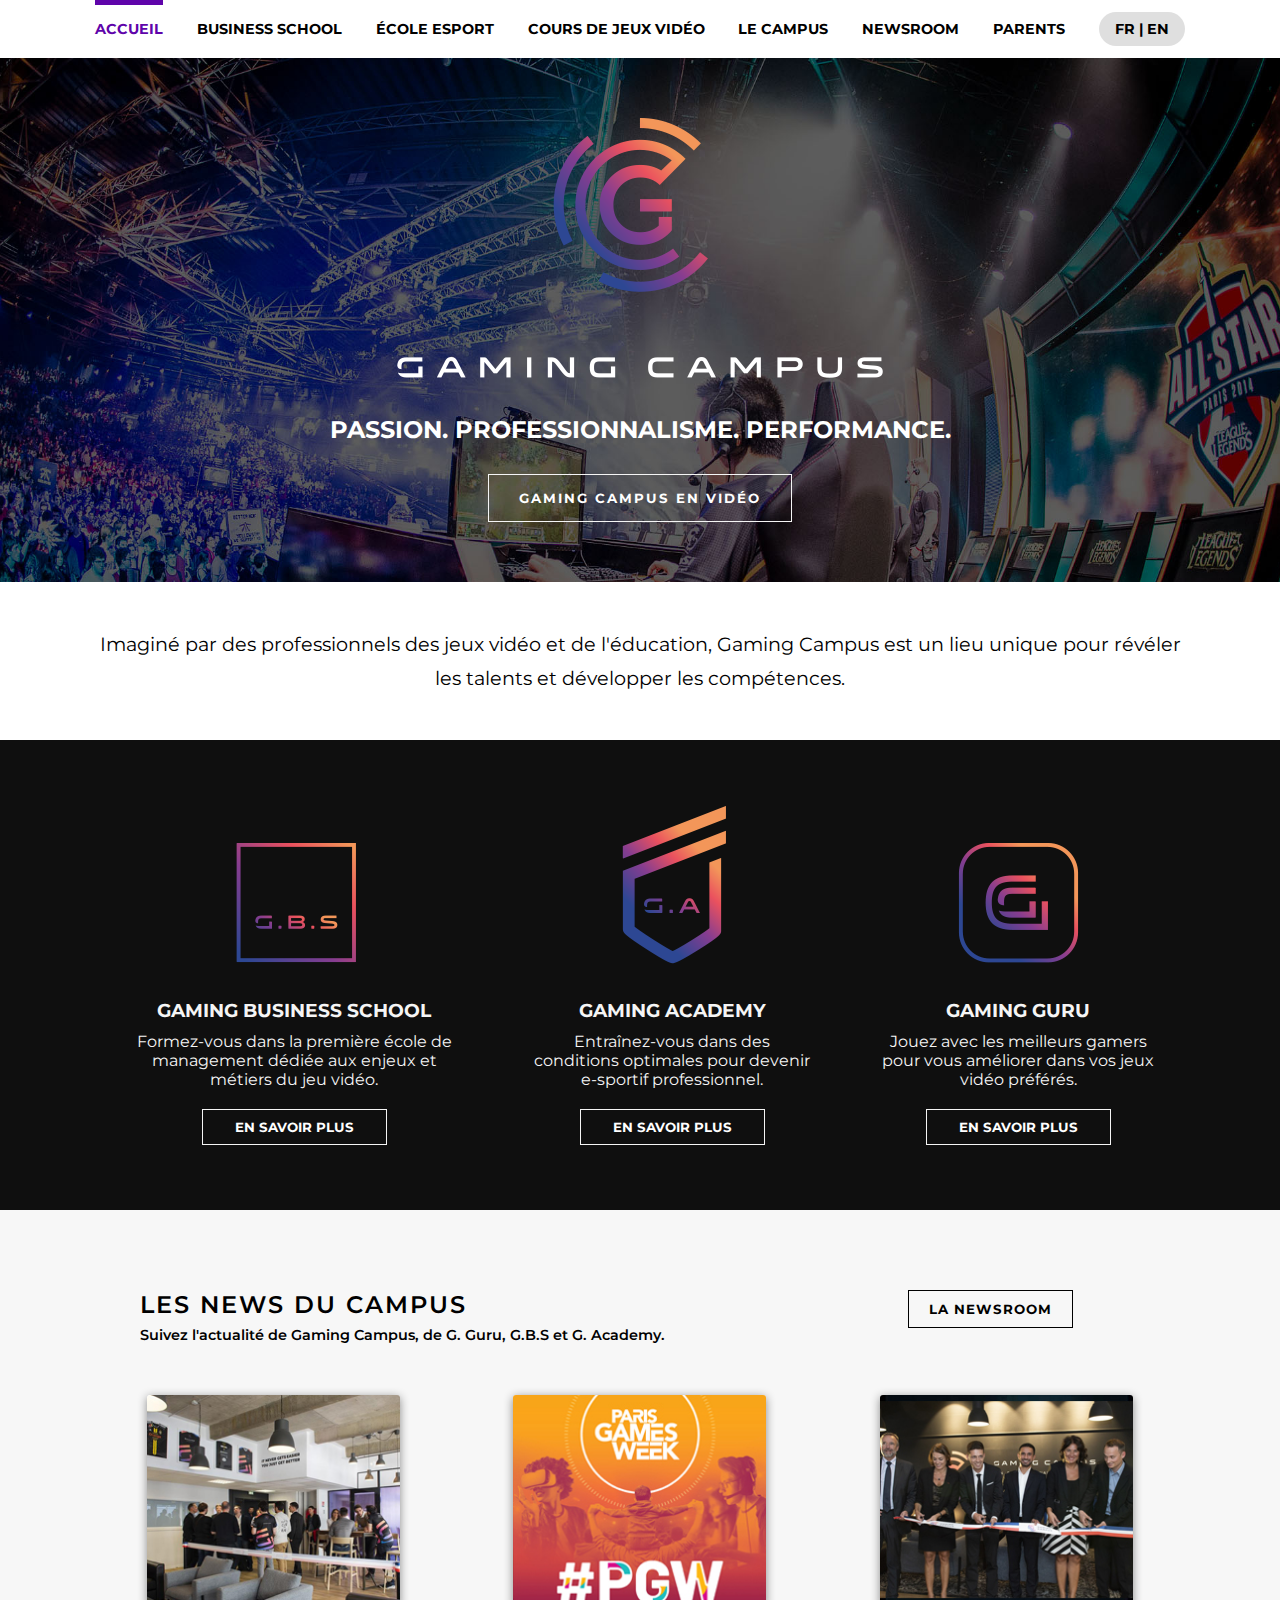
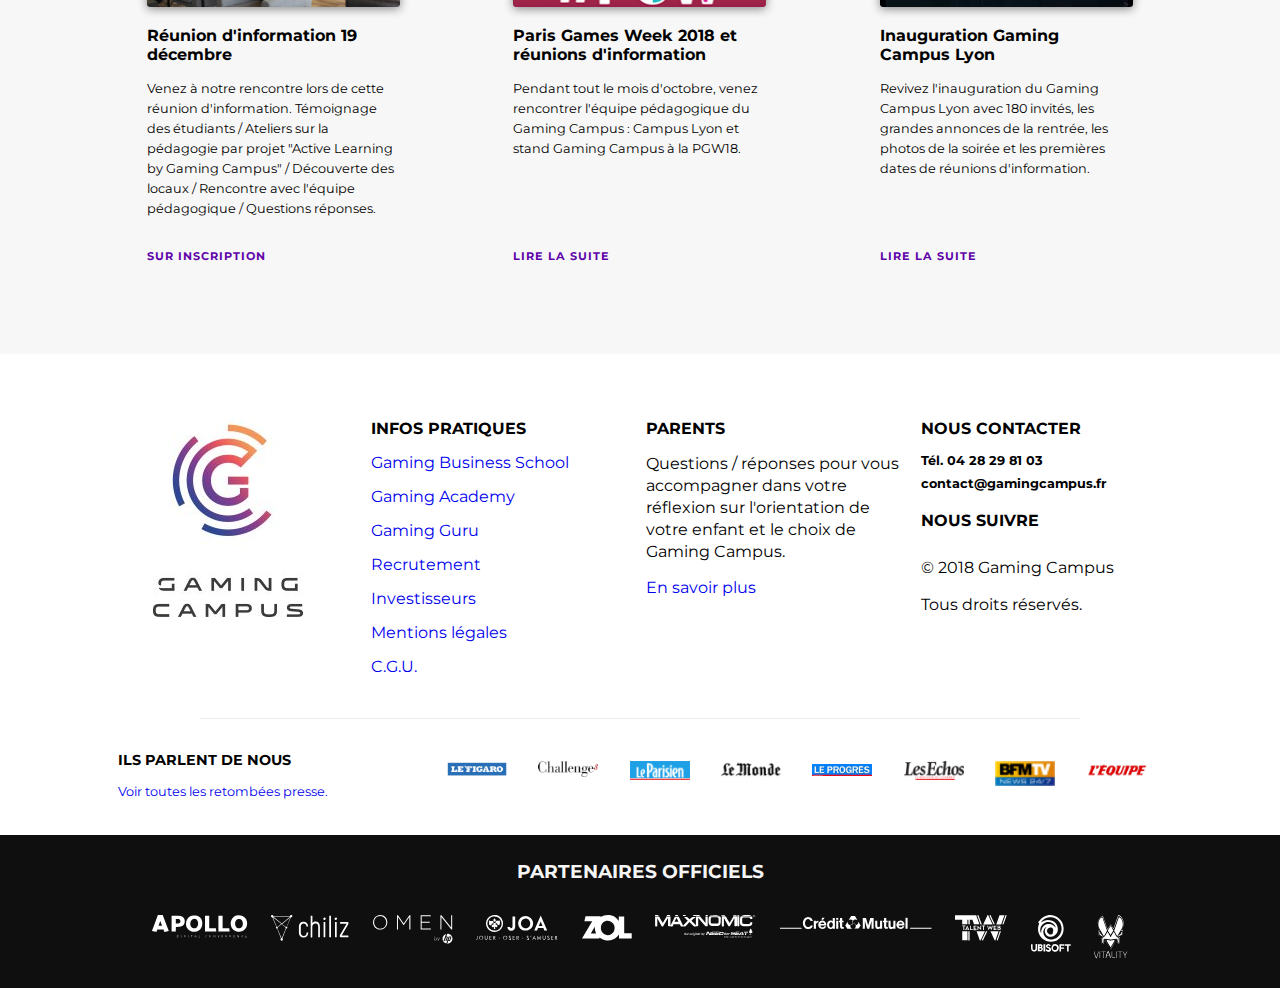
<file: gaming_campus_exercise/index.html>
<!DOCTYPE html>
<html lang="fr">
<head>
    <meta charset="UTF-8">
    <meta http-equiv="X-UA-Compatible" content="IE-edge">
    <meta name="viewport" content="width=device-width, initial-scale=1.0">
    <title>Gaming Campus</title>

    <link rel="stylesheet" href="https://cdnjs.cloudflare.com/ajax/libs/font-awesome/6.5.2/css/all.min.css" integrity="sha512-SnH5WK+bZxgPHs44uWIX+LLJAJ9/2PkPKZ5QiAj6Ta86w+fsb2TkcmfRyVX3pBnMFcV7oQPJkl9QevSCWr3W6A==" crossorigin="anonymous" referrerpolicy="no-referrer" />

    <link rel="stylesheet" href="./style.css">
</head>

<body>
    
    <nav>
        <ul>
            <li href="#">Accueil</li>
            <li href="#">Business School</li>
            <li href="#">École Esport</li>
            <li href="#">Cours de jeux vidéo</li>
            <li href="#">Le campus</li>
            <li href="#">Newsroom</li>
            <li href="#">Parents</li>
            <li href="#" id="language">FR | EN</li>
        </ul>
    </nav>

    <header>
        <div class="main-header">
            <div id="logo">
                <img src="./assets/img/logo-gc-hero.png" alt="Logo de Gaming Campus">
            </div>
            <h1>Passion. Professionnalisme. Performance.</h1>
            <button class="gc-in-video">Gaming Campus en vidéo <i class="fa-solid fa-angle-right"></i></button>
        </div>

        <div class="header-text">
            <p>Imaginé par des professionnels des jeux vidéo et de l'éducation, Gaming Campus est un lieu unique pour révéler les talents et développer les compétences.</p>
        </div>
    </header>

    <section class="offers-part">
        <div class="offers-container">
            <div class="offers-content-part">
                <div class="ocp-logo">
                    <img src="./assets/img/logo-gbs-home.png" alt="Logo de Gaming Business School">
                </div>
                <h3>Gaming Business School</h3>
                <p>Formez-vous dans la première école de management dédiée aux enjeux et métiers du jeu vidéo.</p>
                <button class="more-info">En savoir plus</button>
            </div>
            <div class="offers-content-part">
                <div class="ocp-logo">
                    <img src="./assets/img/logo-ga-home.png" alt="Logo de Gaming Academy">
                </div>
                <h3>Gaming Academy</h3>
                <p>Entraînez-vous dans des conditions optimales pour devenir e-sportif professionnel.</p>
                <button class="more-info">En savoir plus</button>
            </div>
            <div class="offers-content-part">
                <div class="ocp-logo">
                    <img src="./assets/img/logo-gg-home.png" alt="Logo de Gaming Guru">
                </div>
                <h3>Gaming Guru</h3>
                <p>Jouez avec les meilleurs gamers pour vous améliorer dans vos jeux vidéo préférés.</p>
                <button class="more-info">En savoir plus</button>
            </div>
        </div>
    </section>

    <section class="news-section">
        <div class="ns-header">
            <div class="ns-header-left-part">
                <h2>Les News du Campus</h2>
                <p>Suivez l'actualité de Gaming Campus, de G. Guru, G.B.S et G. Academy.</p>
            </div>
            <div class="ns-btn">
                <button>La Newsroom <i class="fas fa-angle-right"></i></button>
            </div>
        </div>

        <div class="main-news">
            <div class="main-news-container">
                <div class="news-item">
                    <div class="news-pic">
                        <img src="./assets/img/ri8decembre.jpg" alt="Photo d'un groupe de personnes en réunion">
                    </div>
                    <h4>Réunion d'information 19 décembre</h4>
                    <p>Venez à notre rencontre lors de cette réunion d'information. Témoignage des étudiants / Ateliers sur la pédagogie par projet "Active Learning by Gaming Campus" / Découverte des locaux / Rencontre avec l'équipe pédagogique / Questions réponses.</p>
                    <div class="link">
                        <a href="#">Sur inscription <i class="fas fa-angle-right"></i></a>
                    </div>
                </div>
                <div class="news-item">
                    <div class="news-pic">
                        <img src="./assets/img/pgw18home.jpg" alt="Logo de Paris Games Week">
                    </div>
                    <h4>Paris Games Week 2018 et réunions d'information</h4>
                    <p>Pendant tout le mois d'octobre, venez rencontrer l'équipe pédagogique du Gaming Campus : Campus Lyon et stand Gaming Campus à la PGW18.</p>
                    <div class="link">
                        <a href="#">Lire la suite <i class="fas fa-angle-right"></i></a>
                    </div>
                </div>

                <div class="news-item">
                    <div class="news-pic">
                        <img src="./assets/img/inauguration_gaming_campus_photo.jpg" alt="Photo de l'inauguration du campus à Lyon">
                    </div>
                    <h4>Inauguration Gaming Campus Lyon</h4>
                    <p>Revivez l'inauguration du Gaming Campus Lyon avec 180 invités, les grandes annonces de la rentrée, les photos de la soirée et les premières dates de réunions d'information.</p>
                    <div class="link">
                        <a href="#">Lire la suite <i class="fas fa-angle-right"></i></a>
                    </div>
                </div>
            </div>
        </div>
    </section>

    <section class="useful-info">
        <div class="useful-info-container">
            <div class="useful-links">
                <div class="list">
                    <div id="gc-log">
                        <img src="./assets/img/logo-gc-footer.jpg" alt="Logo de Gaming Campus">
                    </div>
                </div>

                    <div class="list">
                        <h5>Infos pratiques</h5>
                        <ul class="useful-info-links">
                            <li><a href="#">Gaming Business School</a></li>
                            <li><a href="#">Gaming Academy</a></li>
                            <li><a href="#">Gaming Guru</a></li>
                            <li><a href="#">Recrutement</a></li>
                            <li><a href="#">Investisseurs</a></li>
                            <li><a href="#">Mentions légales</a></li>
                            <li><a href="#">C.G.U.</a></li>
                        </ul>
                    </div>

                    <div class="list">
                        <h5>Parents</h5>
                        <p>Questions / réponses pour vous accompagner dans votre réflexion sur l'orientation de votre enfant et le choix de Gaming Campus.</p>
                        <a href="#">En savoir plus</a>
                    </div>

                    <div class="list">
                        <h5>Nous contacter</h5>
                        <h6>Tél. 04 28 29 81 03</h6>
                        <h6>contact@gamingcampus.fr</h6>
                        <h5 class="network">Nous suivre</h5>
                        <div class="network-logos">
                            <i class="fab fa-twitter"></i>
                            <i class="fab fa-facebook"></i>
                            <i class="fab fa-linkedin"></i>
                            <i class="fab fa-instagram"></i>
                        </div>
                        <p class="copyright">&copy; 2018 Gaming Campus</p>
                        <p>Tous droits réservés.</p>
                    </div>
                </div>

                <div class="media-section">
                    <div class="media-mentions">
                        <h3>Ils parlent de nous</h3>
                        <a href="#">Voir toutes les retombées presse.</a>
                    </div>
                    <div class="media-logos">
                        <span class="img">
                            <img src="./assets/img/figaro.png" alt="Logo du Figaro">
                        </span>
                        <span class="img">
                            <img src="./assets/img/challenges.png" alt="Logo de Challenges">
                        </span>
                        <span class="img">
                            <img src="./assets/img/leparisien.png" alt="Logo Le Parisien">
                        </span>
                        <span class="img">
                            <img src="./assets/img/lemonde.png" alt="Logo Le Monde">
                        </span>
                        <span class="img">
                            <img src="./assets/img/progres.png" alt="Logo Le Progrès">
                        </span>
                        <span class="img">
                            <img src="./assets/img/echos.png" alt="Logo Les Echos">
                        </span>
                        <span class="img">
                            <img src="./assets/img/bfm.png" alt="Logo BFM TV">
                        </span>
                        <span class="img">
                            <img src="./assets/img/lepoint.png" alt="Logo L'Équipe">
                        </span>
                    </div>
                </div>
            </div>
        </div>
    </section>

    <footer>
        <h3>Partenaires officiels</h3>
        <ul>
            <li><img src="./assets/img/apollo.png" alt="Logo Apollo"></li>
            <li><img src="./assets/img/chiliz.png" alt="Logo Chiliz"></li>
            <li><img src="./assets/img/omen.png" alt="Logo Omen"></li>
            <li><img src="./assets/img/joa.png" alt="Logo Joa"></li>
            <li><img src="./assets/img/zol.png" alt="Logo Zol"></li>
            <li><img src="./assets/img/maxonomic.png" alt="Logo Maxonomic"></li>
            <li><img src="./assets/img/credit-mutuel.png" alt="Logo Crédit Mutuel"></li>
            <li><img src="./assets/img/talent-web.png" alt="Logo Talent Web"></li>
            <li><img src="./assets/img/ubisoft.png" alt="Logo Ubisoft"></li>
            <li><img src="./assets/img/vitality.png" alt="Logo Vitality"></li>
        </ul>
    </footer>
</body>
</html>
</file>
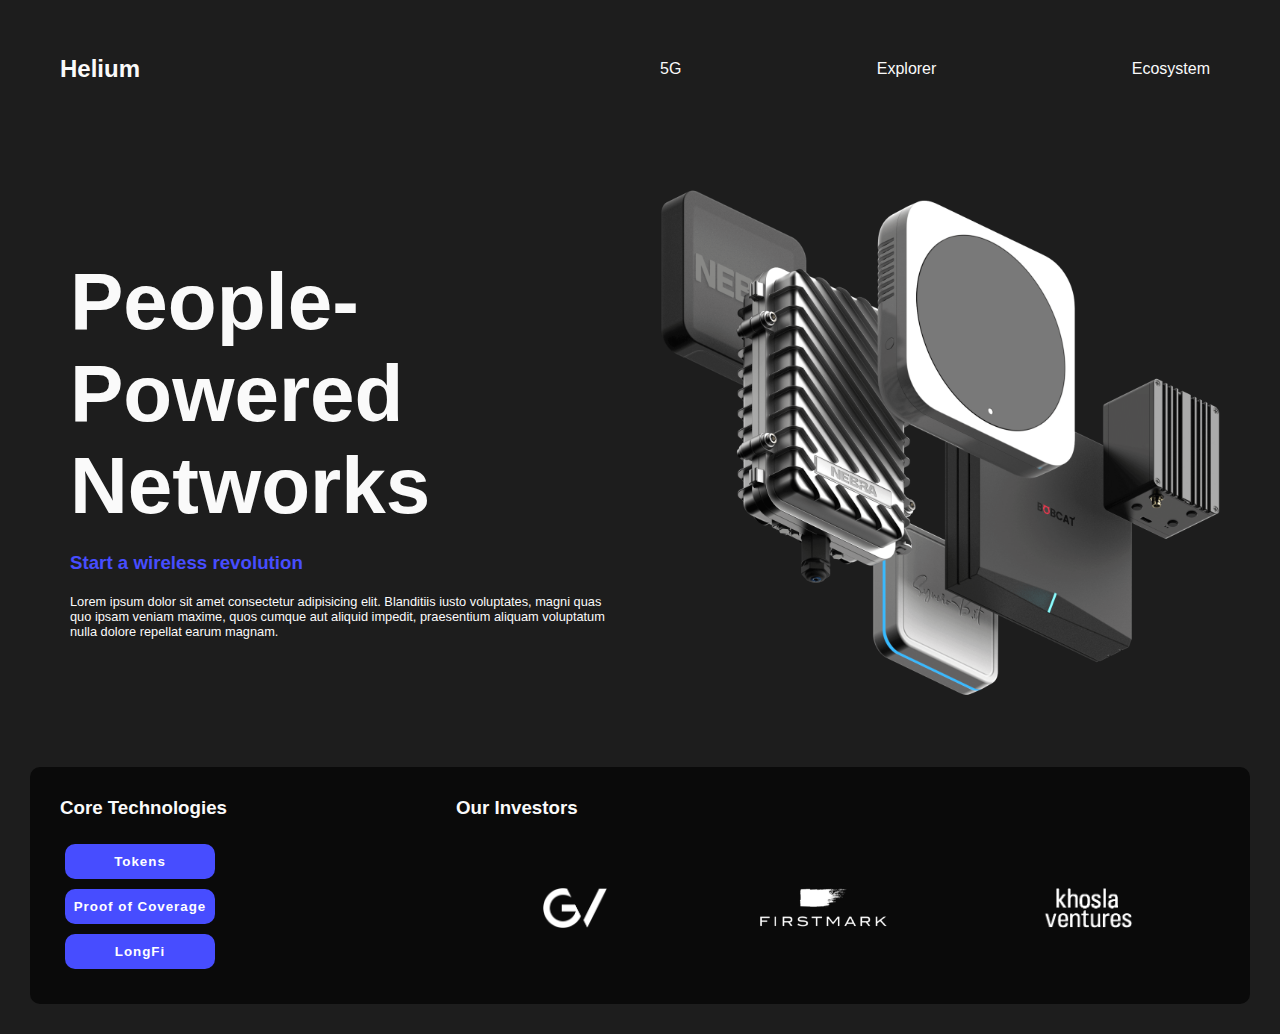
<file: helium_exercise/index.html>
<!DOCTYPE html>
<html lang="en">
<head>
    <meta charset="UTF-8">
    <meta http-equiv="X-UA-Compatible" content="IE-edge">
    <meta name="viewport" content="width=device-width, initial-scale=1.0">
    <title>Helium</title>

    <link rel="stylesheet" href="./style.css">
</head>

<body>

    <header>
        <nav>
            <h2>Helium</h2>
            <ul>
                <li>5G</li>
                <li>Explorer</li>
                <li>Ecosystem</li>
            </ul>
        </nav>
    </header>

    <main>
        <section class="main-content">
            <div class="main-left">
                <div class="main-left-container">
                    <h1>People-Powered Networks</h1>
                    <h3>Start a wireless revolution</h3>
                    <p>Lorem ipsum dolor sit amet consectetur adipisicing elit. Blanditiis iusto voluptates, magni quas quo ipsam veniam maxime, quos cumque aut aliquid impedit, praesentium aliquam voluptatum nulla dolore repellat earum magnam.</p>
                </div>
            </div>
            <div class="main-right">
                <img src="./assets/img/main.png" alt="Modem device photo" id="modem">
            </div>
        </section>

        <section class="infos">
            <div class="infos-left">
               <h3>Core Technologies</h3>
               <div class="btn-container">
                    <button>Tokens</button>
                    <button>Proof of Coverage</button>
                    <button>LongFi</button>
               </div>
            </div>

            <div class="infos-right">
                <h3>Our Investors</h3>
                <div class="investors">
                    <div class="investors-img-container">
                        <img src="./assets/img/investlogo2blue.png" alt="GV Logo">
                        <img src="./assets/img/investlogo3blue.png" alt="Firstmark Logo">
                        <img src="./assets/img/investlogo4blue.png" alt="Khosla Ventures Logo"> 
                    </div>
                </div>
            </div>
        </section>
    </main>
    
</body>
</html>
</file>
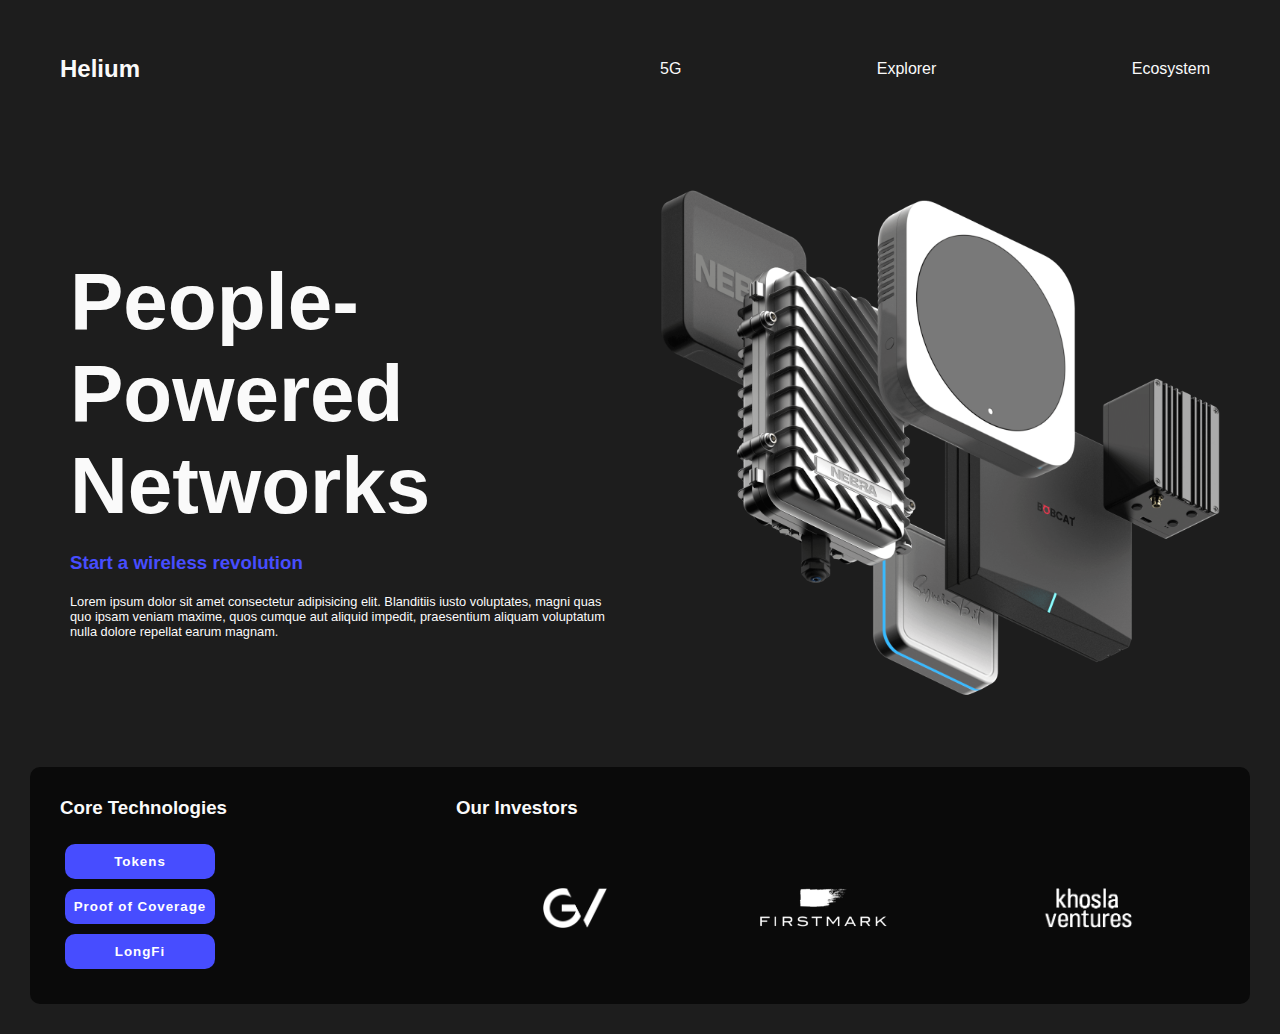
<file: helium_flex_exercise/index.html>
<!DOCTYPE html>
<html lang="en">
<head>
    <meta charset="UTF-8">
    <meta http-equiv="X-UA-Compatible" content="IE-edge">
    <meta name="viewport" content="width=device-width, initial-scale=1.0">

    <title>Helium - La révolution numérique des modems nouvelle génération</title>
    <meta name="description" 
    content="Tout savoir sur Helium, le modem ultra rapide nouvelle génération qui va révolutionner l'internet 3.0 et notre approche des technologies.">

    <meta property="og:title" content="Helium">
    <meta property="og:type" content="video.movie">
    <meta property="og:url" content="https://www.imdb.com/title/tt0117500/">

    <meta name="og:description"
    content="Tout savoir sur Helium, le modem ultra rapide nouvelle génération qui va révolutionner l'internet 3.0 et notre approche des technologies.">
    <meta property="og:image" content="image-helium.png">


    <link rel="stylesheet" href="./style.css">
</head>

<body>

    <header>
        <nav>
            <h2>Helium</h2>
            <ul>
                <li>5G</li>
                <li>Explorer</li>
                <li>Ecosystem</li>
            </ul>
        </nav>
    </header>

    <main>
        <section class="main-content">
            <div class="main-left">
                <div class="main-left-container">
                    <h1>People-Powered Networks</h1>
                    <h3>Start a wireless revolution</h3>
                    <p>Lorem ipsum dolor sit amet consectetur adipisicing elit. Blanditiis iusto voluptates, magni quas quo ipsam veniam maxime, quos cumque aut aliquid impedit, praesentium aliquam voluptatum nulla dolore repellat earum magnam.</p>
                </div>
            </div>
            <div class="main-right">
                <img src="./assets/img/main.png" alt="Modem device photo" id="modem">
            </div>
        </section>

        <section class="infos">
            <div class="infos-left">
               <h3>Core Technologies</h3>
               <div class="btn-container">
                    <button>Tokens</button>
                    <button>Proof of Coverage</button>
                    <button>LongFi</button>
               </div>
            </div>

            <div class="infos-right">
                <h3>Our Investors</h3>
                <div class="investors">
                    <div class="investors-img-container">
                        <img src="./assets/img/investlogo2blue.png" alt="GV Logo">
                        <img src="./assets/img/investlogo3blue.png" alt="Firstmark Logo">
                        <img src="./assets/img/investlogo4blue.png" alt="Khosla Ventures Logo"> 
                    </div>
                </div>
            </div>
        </section>
    </main>
    
</body>
</html>
</file>
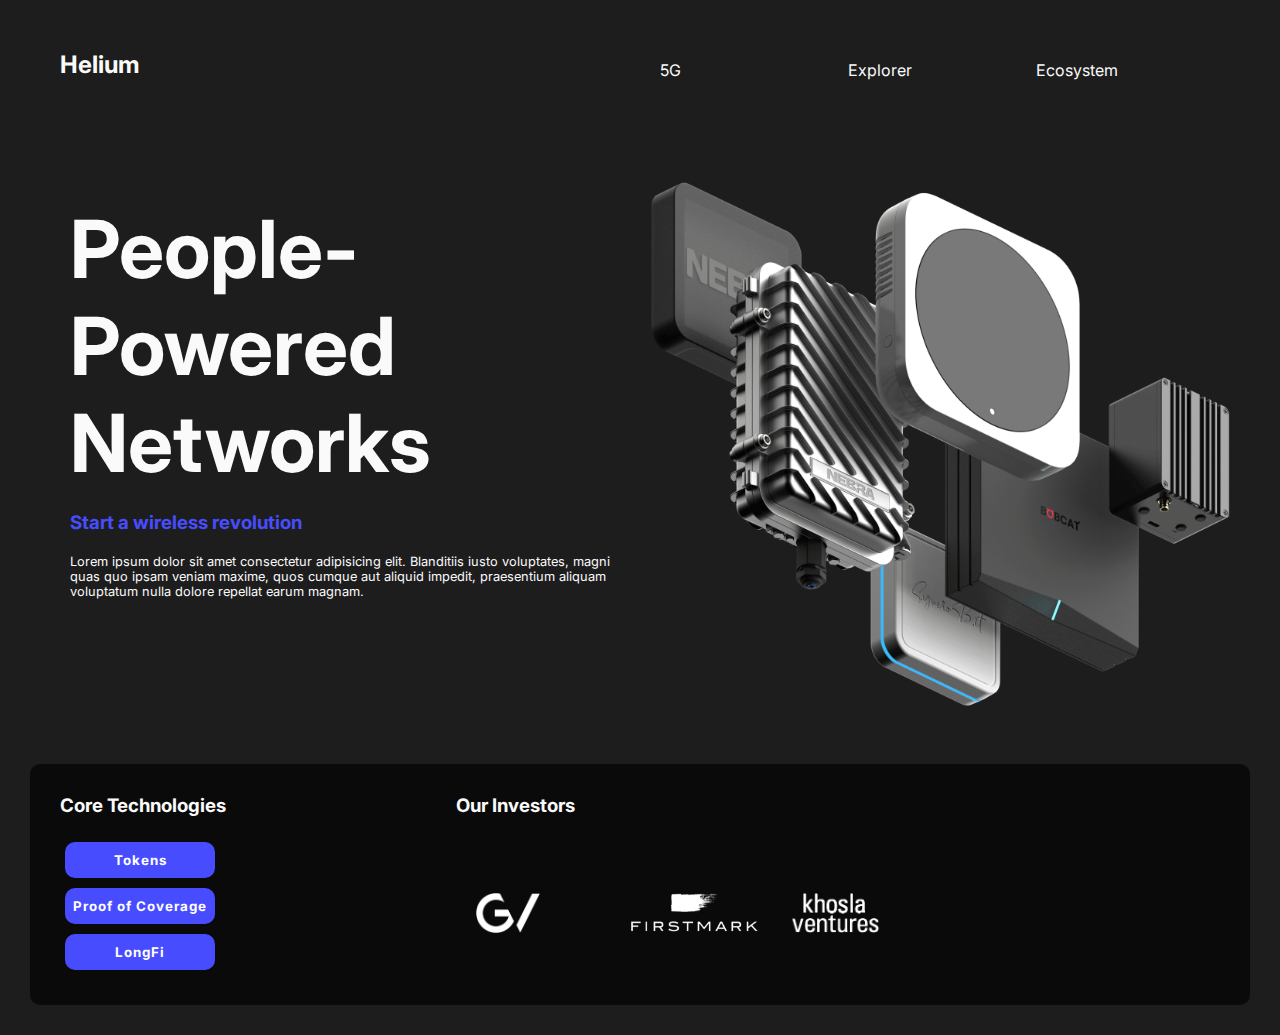
<file: helium_grid_exercise/index.html>
<!DOCTYPE html>
<html lang="en">
<head>
    <meta charset="UTF-8">
    <meta http-equiv="X-UA-Compatible" content="IE-edge">
    <meta name="viewport" content="width=device-width, initial-scale=1.0">
    
    <title>Helium - La révolution numérique des modems nouvelle génération</title>
    <meta name="description" 
    content="Tout savoir sur Helium, le modem ultra rapide nouvelle génération qui va révolutionner l'internet 3.0 et notre approche des technologies.">

    <meta property="og:title" content="Helium">
    <meta property="og:type" content="video.movie">
    <meta property="og:url" content="https://www.imdb.com/title/tt0117500/">

    <meta name="og:description"
    content="Tout savoir sur Helium, le modem ultra rapide nouvelle génération qui va révolutionner l'internet 3.0 et notre approche des technologies.">
    <meta property="og:image" content="image-helium.png">

    <link rel="stylesheet" href="./style.css">
</head>

<body>

    <header>
        <nav>
            <h2>Helium</h2>
            <ul>
                <li>5G</li>
                <li>Explorer</li>
                <li>Ecosystem</li>
            </ul>
        </nav>
    </header>

    <main>
        <section class="main-content">
            <div class="main-left">
                <div class="main-left-container">
                    <h1>People-Powered Networks</h1>
                    <h3>Start a wireless revolution</h3>
                    <p>Lorem ipsum dolor sit amet consectetur adipisicing elit. Blanditiis iusto voluptates, magni quas quo ipsam veniam maxime, quos cumque aut aliquid impedit, praesentium aliquam voluptatum nulla dolore repellat earum magnam.</p>
                </div>
            </div>
            <img src="./assets/img/main.png" class="main-right" alt="Modem device photo" id="modem">
        </section>

        <section class="infos">
            <div class="infos-left">
               <h3>Core Technologies</h3>
               <div class="btn-container">
                    <button>Tokens</button>
                    <button>Proof of Coverage</button>
                    <button>LongFi</button>
               </div>
            </div>

            <div class="infos-right">
                <h3>Our Investors</h3>
                <div class="investors">
                    <div class="investors-img-container">
                        <img src="./assets/img/investlogo2blue.png" alt="GV Logo">
                        <img src="./assets/img/investlogo3blue.png" alt="Firstmark Logo">
                        <img src="./assets/img/investlogo4blue.png" alt="Khosla Ventures Logo"> 
                    </div>
                </div>
            </div>
        </section>
    </main>
    
</body>
</html>
</file>
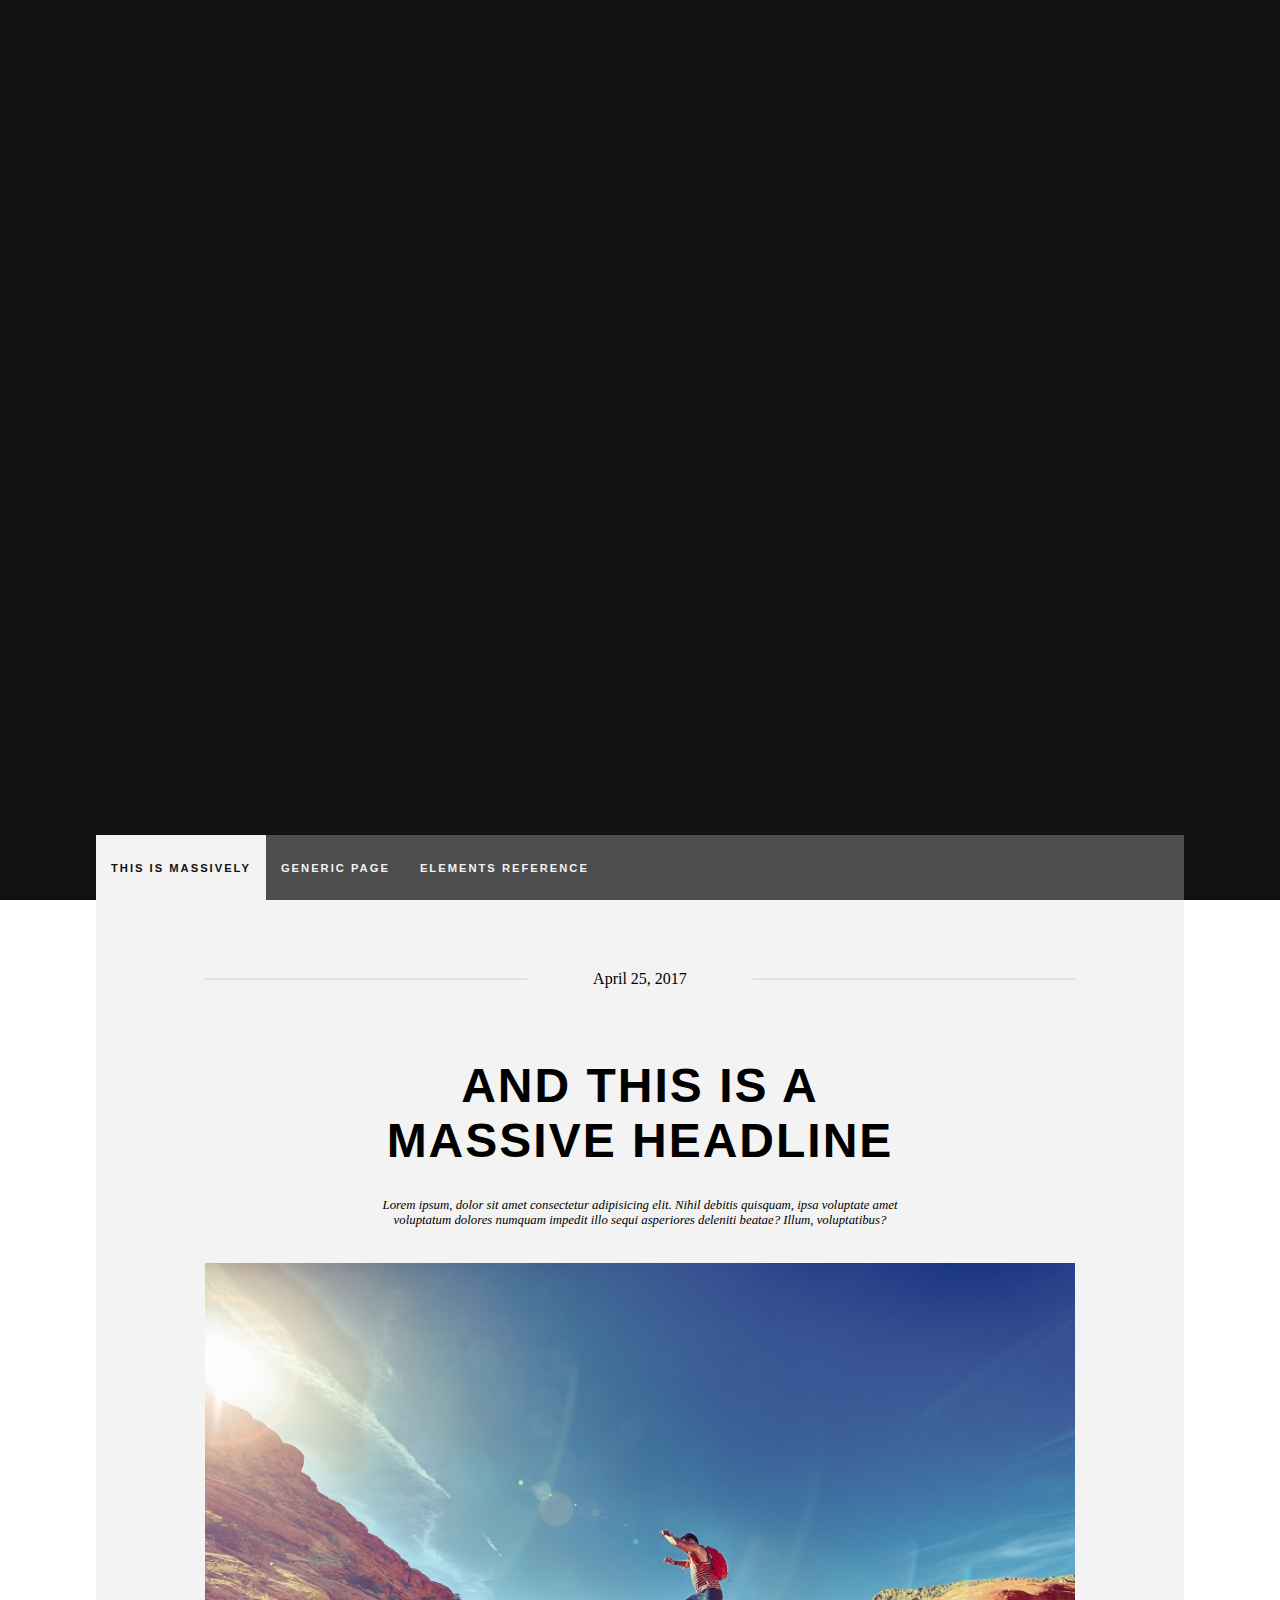
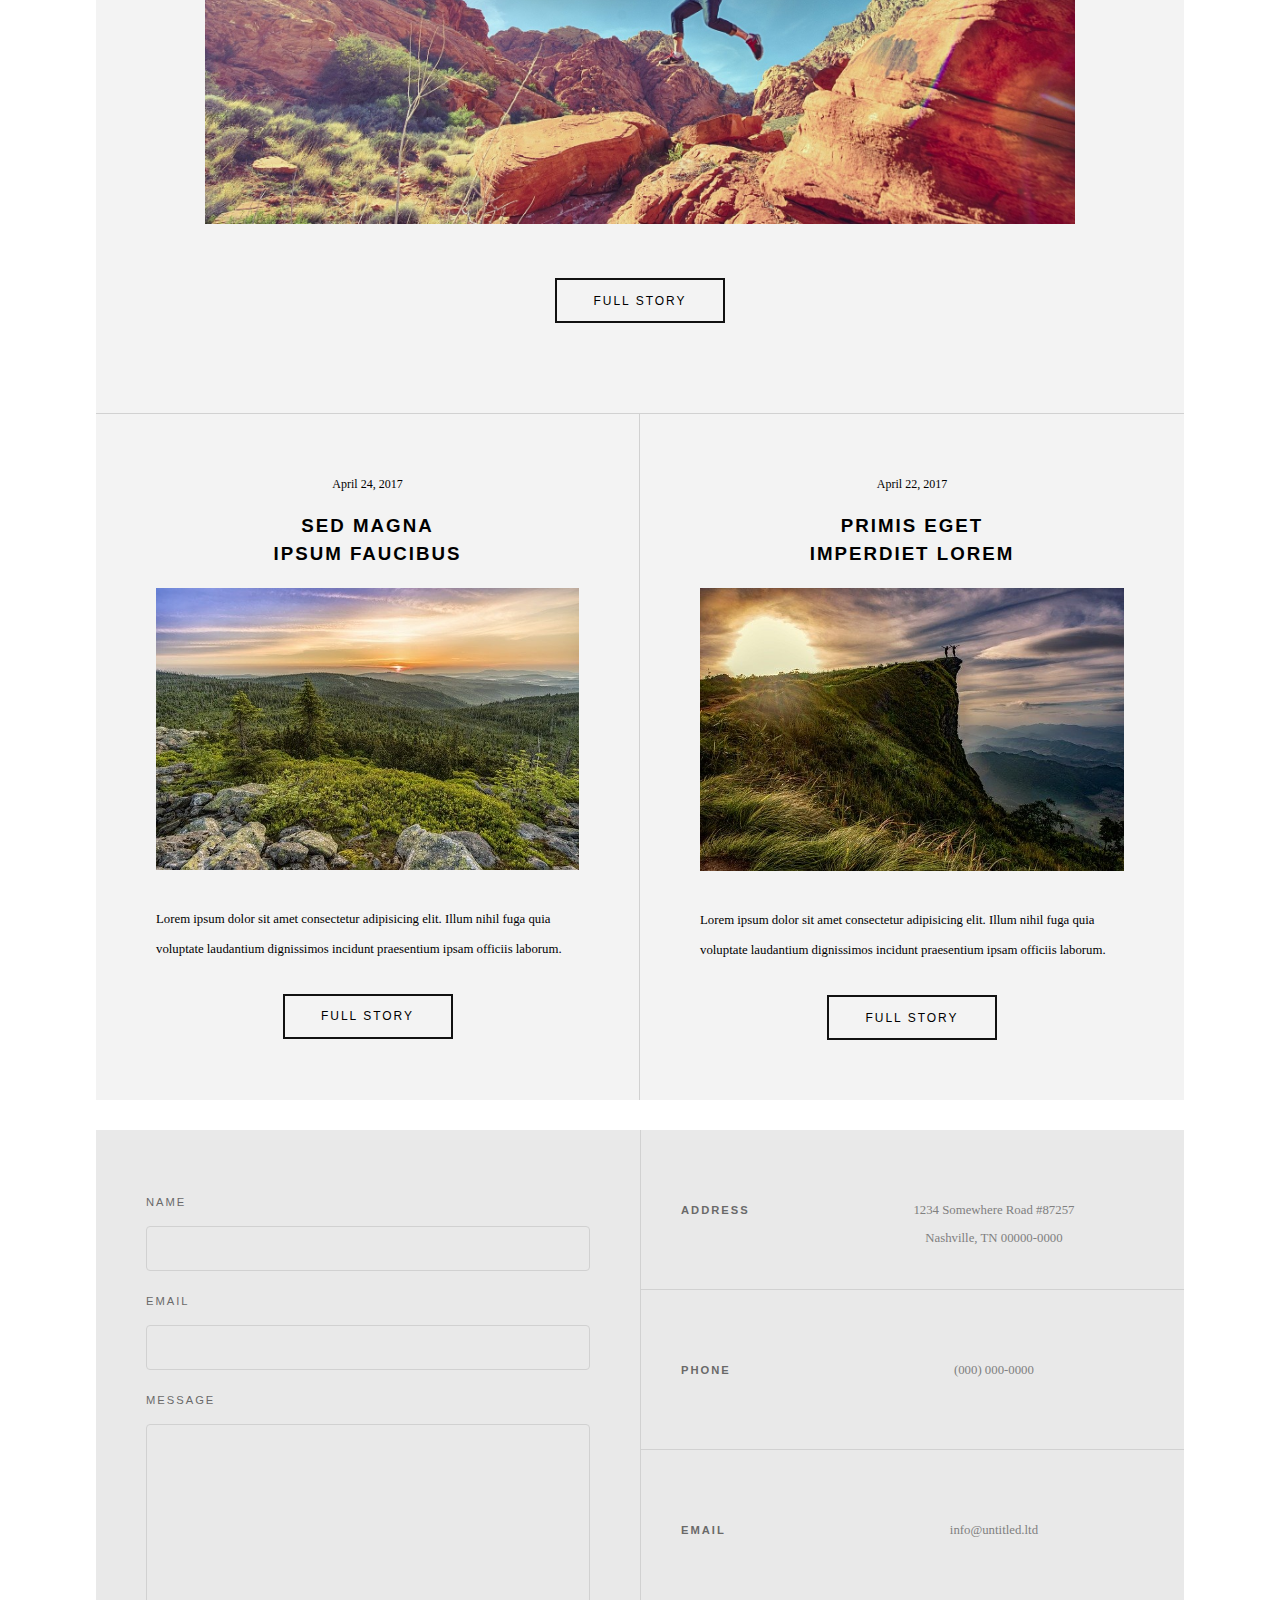
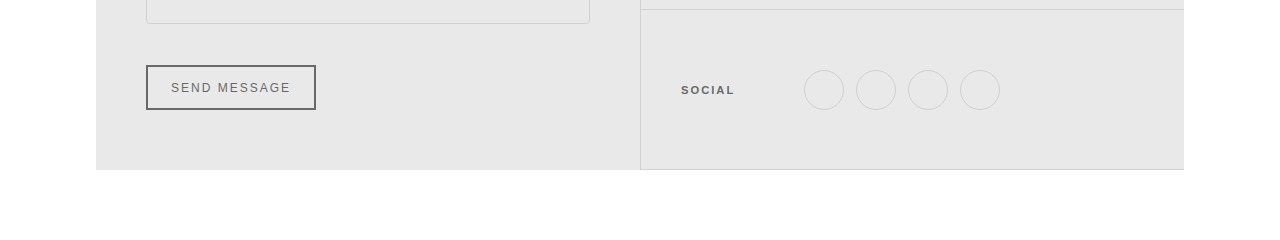
<file: mountain_exercise/index.html>
<!DOCTYPE html>
<html lang="en">
<head>
    <meta charset="UTF-8">
    <meta http-equiv="X-UA-Compatible" content="IE-edge">
    <meta name="viewport" content="width=device-width, initial-scale=1.0">
    <title>Montagne</title>

    <link rel="stylesheet" href="https://cdnjs.cloudflare.com/ajax/libs/font-awesome/6.5.1/css/all.min.css" integrity="sha512-DTOQO9RWCH3ppGqcWaEA1BIZOC6xxalwEsw9c2QQeAIftl+Vegovlnee1c9QX4TctnWMn13TZye+giMm8e2LwA==" crossorigin="anonymous" referrerpolicy="no-referrer" />

    <link rel="stylesheet" href="./assets/styles/index.css">
</head>
<body>
    
    <header>
        <div class="header-content">
            <h1>La montagne<br>ça vous gagne</h1>
            <p>Lorem ipsum dolor sit, amet consectetur adipisicing elit. Eius aspernatur deleniti repudiandae iure esse quam?</p>
            <span>
                <a href="#main">
                    <i class="fa-solid fa-arrow-down"></i>
                </a>
            </span>
        </div>
        
        <nav>
            <ul class="nav-left">
                <li>This is massively</li>
                <li>Generic page</li>
                <li>Elements reference</li>
            </ul>
            <ul class="nav-right">
                <li><i class="fa-brands fa-twitter"></i></li>
                <li><i class="fa-brands fa-facebook"></i></li>
                <li><i class="fa-brands fa-instagram"></i></li>
                <li><i class="fa-brands fa-github"></i></li>
            </ul>
        </nav>
    </header>

    <main id="main">
        <section class="section-1">
            <span>April 25, 2017</span>
            <h2>And this is a<br>massive headline</h2>
            <p>Lorem ipsum, dolor sit amet consectetur adipisicing elit. Nihil debitis quisquam, ipsa voluptate amet voluptatum dolores numquam impedit illo sequi asperiores deleniti beatae? Illum, voluptatibus?</p>
            <img src="./assets/img/pic01.jpg" alt="Hiking image">
            <button class="btn">Full Story</button>
        </section>

        <section class="section-2">
            <div class="left-part">
                <span>April 24, 2017</span>
                <h3>Sed magna<br>ipsum faucibus</h3>
                <img src="./assets/img/pic02.jpg" alt="Forest picture">
                <p>Lorem ipsum dolor sit amet consectetur adipisicing elit. Illum nihil fuga quia voluptate laudantium dignissimos incidunt praesentium ipsam officiis laborum.</p>
                <button class="btn">Full Story</button>
            </div>
            <div class="right-part">
                <span>April 22, 2017</span>
                <h3>Primis eget<br>imperdiet lorem</h3>
                <img src="./assets/img/pic03.jpg" alt="Forest picture">
                <p>Lorem ipsum dolor sit amet consectetur adipisicing elit. Illum nihil fuga quia voluptate laudantium dignissimos incidunt praesentium ipsam officiis laborum.</p>
                <button class="btn">Full Story</button>
            </div>
        </section>
    </main>

    <footer>
        <form action="#">
            <label for="name">Name</label>
            <input type="text" id="name" autocomplete="off">
            <label for="email">Email</label>
            <input type="text" id="email">
            <label for="message">Message</label>
            <textarea id="message"></textarea>
            <div class="submit-container">
                <input type="submit" class="btn" value="Send Message">
            </div>
        </form>

        <div class="infos-contact">
            <div>
                <h3>Address</h3>
                <p><br>1234 Somewhere Road #87257<br>Nashville, TN 00000-0000</p>
            </div>
            <div>
                <h3>Phone</h3>
                <p>(000) 000-0000</p>
            </div>
            <div>
                <h3>Email</h3>
                <p>info@untitled.ltd</p>
            </div>
            <div class="social">
                <h3>Social</h3>
                <ul>
                    <li><i class="fa-brands fa-twitter"></i></li>
                    <li><i class="fa-brands fa-facebook"></i></li>
                    <li><i class="fa-brands fa-instagram"></i></li>
                    <li><i class="fa-brands fa-github"></i></li>
                </ul>
            </div>
        </div>
    </footer>

</body>
</html>
</file>
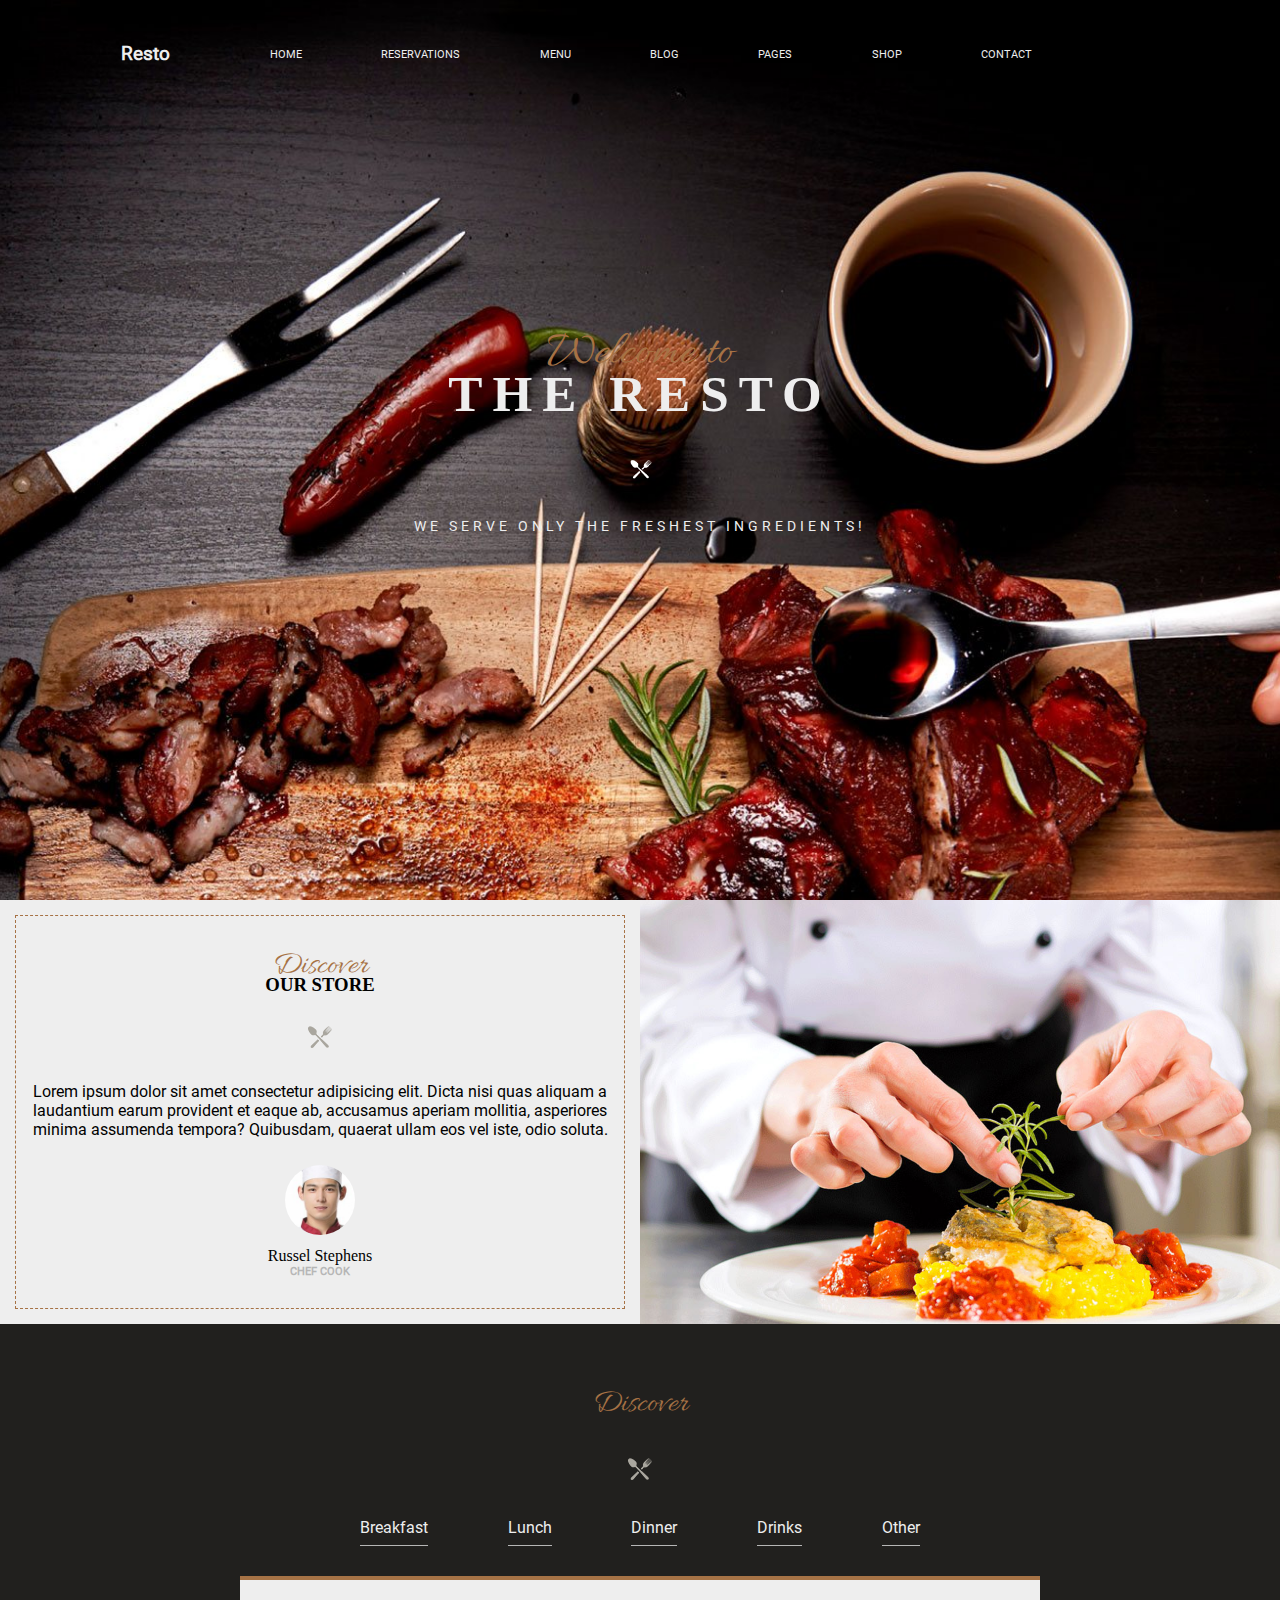
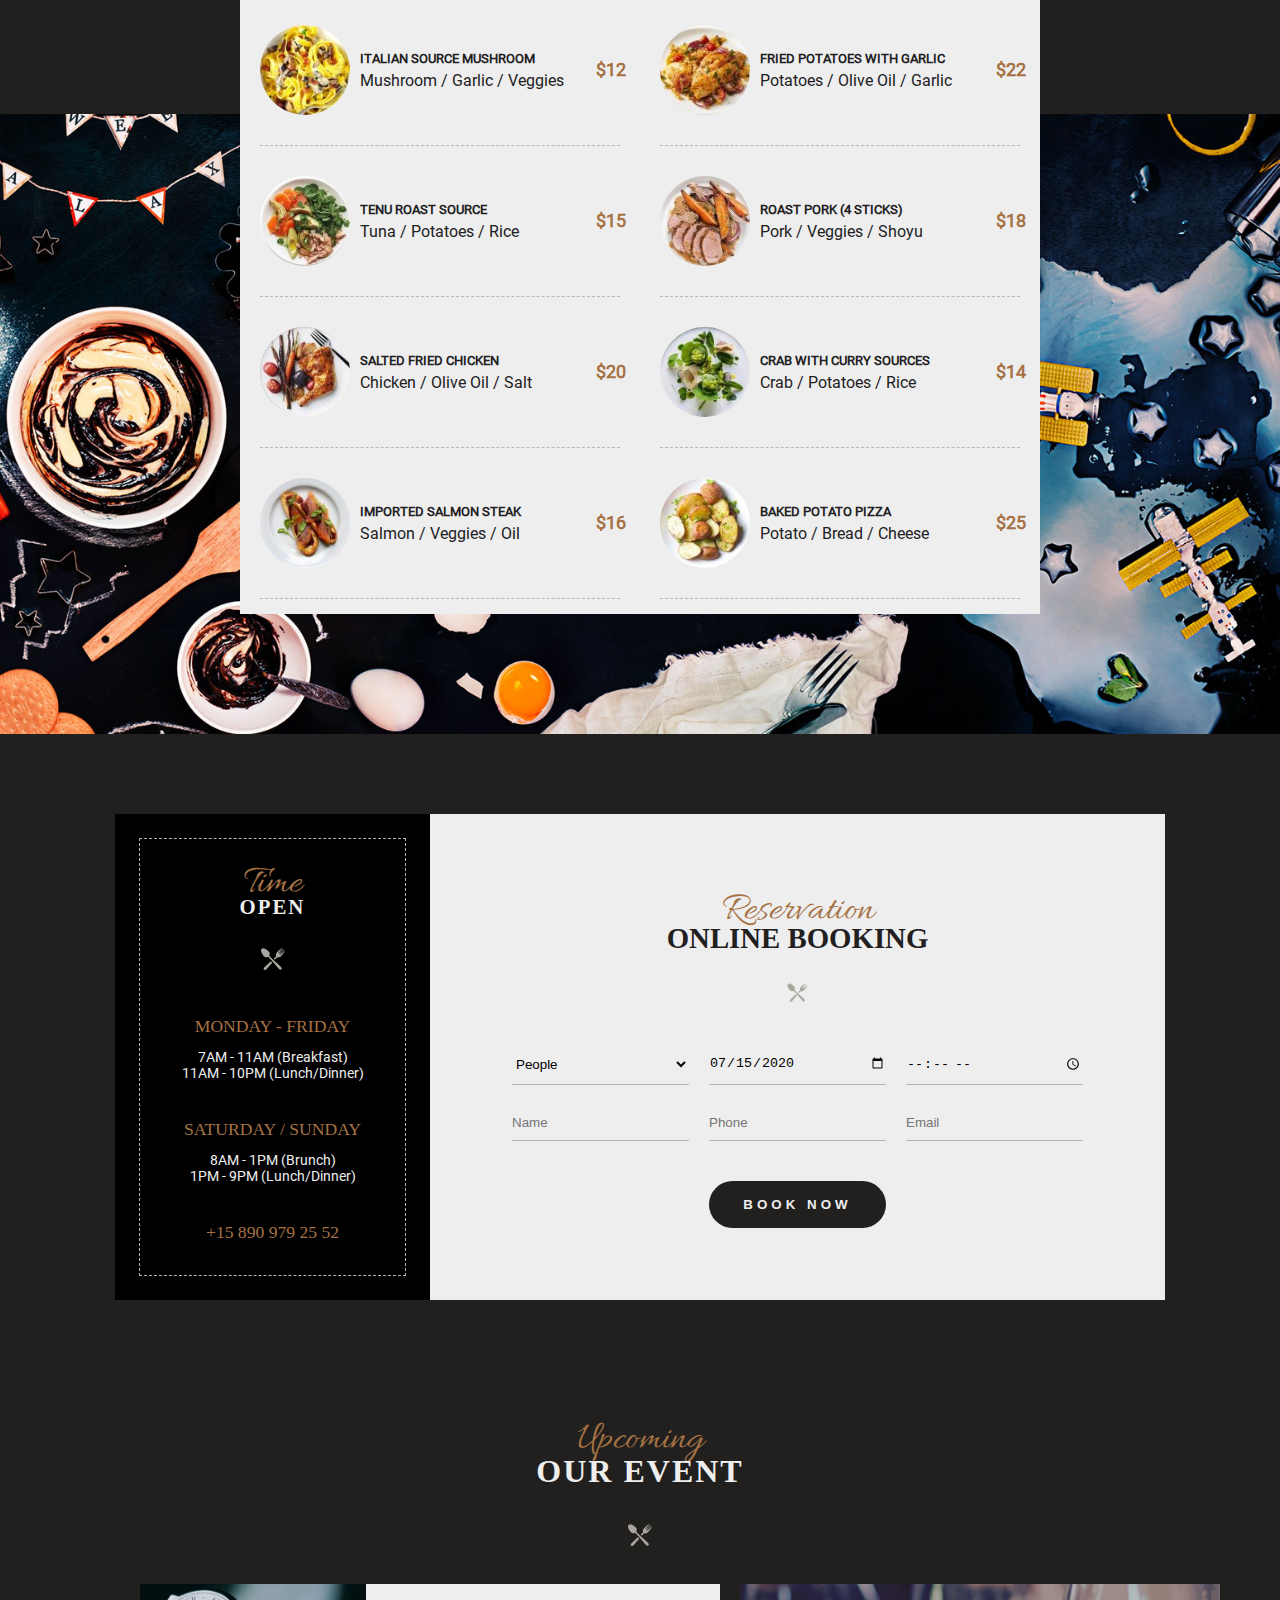
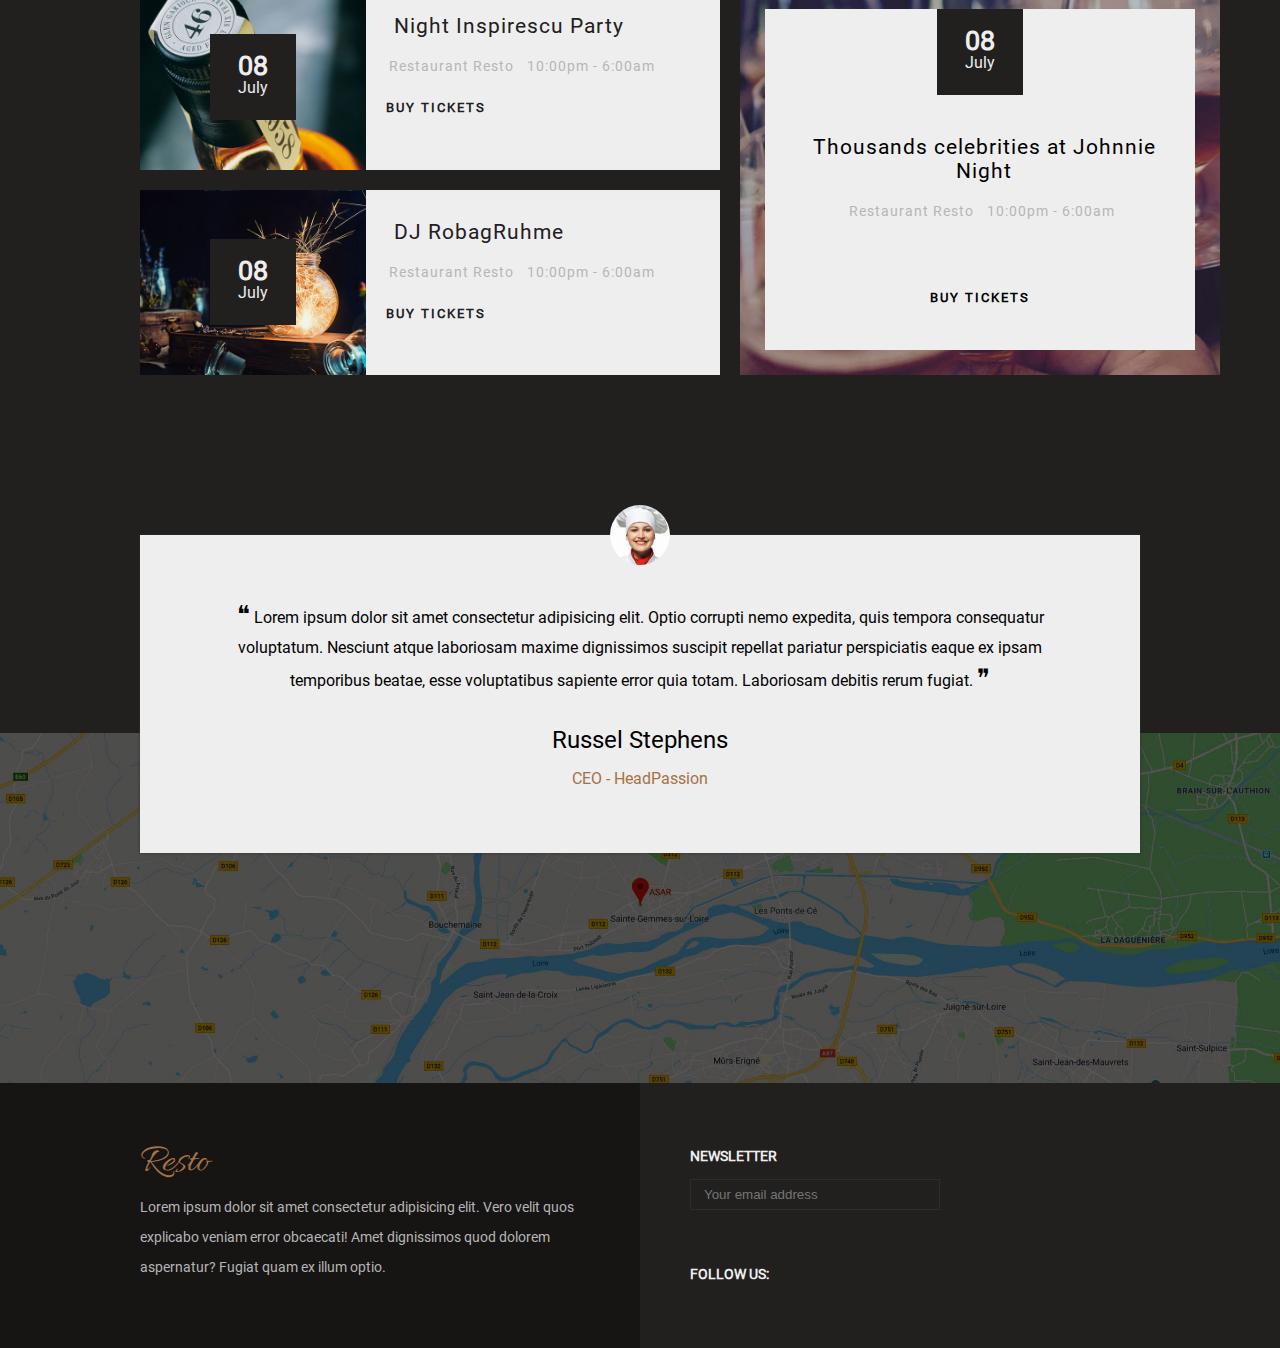
<file: resto_exercise/index.html>
<!DOCTYPE html>
<html lang="en">
<head>
    <meta charset="UTF-8">
    <meta http-equiv="X-UA-Compatible" content="IE-edge">
    <meta name="viewport" content="width=device-width, initial-scale=1.0">
    <title>Resto, votre restaurant gastronomique à Angoulême, cuisine du terroir avec des produits bio</title>
    <meta name="description" content="Resto est le nouveau restaurant tendance à Angoulême ouvert 7 jours sur 7, cuisine bio et de notre chef, Russel Stephens...">

    <link rel="shortcut icon" href="./assets/img/ic-plate.png">

    <link rel="stylesheet" href="https://cdnjs.cloudflare.com/ajax/libs/font-awesome/6.5.1/css/all.min.css" integrity="sha512-DTOQO9RWCH3ppGqcWaEA1BIZOC6xxalwEsw9c2QQeAIftl+Vegovlnee1c9QX4TctnWMn13TZye+giMm8e2LwA==" crossorigin="anonymous" referrerpolicy="no-referrer" />

    <link rel="stylesheet" href="./assets/styles/index.css">
</head>
<body>

    <header>
        <nav>
            <div class="log">
                <h3>Resto</h3>
            </div>
            <ul class="nav-elements">
                <li>Home</li>
                <li>Reservations</li>
                <li>Menu</li>
                <li>Blog</li>
                <li>Pages</li>
                <li>Shop</li>
                <li>Contact</li>
            </ul>
            <div class="nav-icons">
                <i class="fab fa-facebook"></i>
                <i class="fab fa-twitter"></i>
                <i class="fab fa-instagram"></i>
            </div>
        </nav>
        <div class="header-text">
            <div>
                <h2>Welcome to</h2>
                <h1>THE RESTO</h1>
                <img src="./assets/img/ic-plate-big.png" alt="Plate icon">
                <h6>WE SERVE ONLY THE FRESHEST INGREDIENTS!</h6>
            </div>
        </div>
    </header>

    <section class="section-1">
        <div class="intro-text">
            <h2>Discover</h2>
            <h3>OUR STORE</h3>
            <img src="./assets/img/ic-plate.png" alt="Plate icon">
            <p>
                Lorem ipsum dolor sit amet consectetur adipisicing elit. Dicta nisi
                quas aliquam a laudantium earum provident et eaque ab, accusamus
                aperiam mollitia, asperiores minima assumenda tempora? Quibusdam,
                quaerat ullam eos vel iste, odio soluta.
            </p>
            <img src="./assets/img/avatar-01.jpg" alt="Resto Chef Picture">
            <h4>Russel Stephens</h4>
            <h5>CHEF COOK</h5>
        </div>
        <div class="intro-pic"></div>
    </section>

    <section class="section-2">
        <h2>Discover</h2>
        <img src="./assets/img/ic-plate.png" alt="Plate icon">
        <ul>
            <li>Breakfast</li>
            <li>Lunch</li>
            <li>Dinner</li>
            <li>Drinks</li>
            <li>Other</li>
        </ul>
        <div class="meals">
            <div class="meal">
                <img src="./assets/img/dish-item-01.jpg" alt="Meal 1 picture">
                <div class="meal-text">
                    <h3>Italian Source Mushroom</h3>
                    <p>Mushroom / Garlic / Veggies</p>
                </div>
                <p>$12</p>
            </div>
            <div class="meal">
                <img src="./assets/img/dish-item-02.jpg" alt="Meal 2 picture">
                <div class="meal-text">
                    <h3>Fried Potatoes With Garlic</h3>
                    <p>Potatoes / Olive Oil / Garlic</p>
                </div>
                <p>$22</p>
            </div>
            <div class="meal">
                <img src="./assets/img/dish-item-03.jpg" alt="Meal 3 picture">
                <div class="meal-text">
                    <h3>Tenu Roast Source</h3>
                    <p>Tuna / Potatoes / Rice</p>
                </div>
                <p>$15</p>
            </div>
            <div class="meal">
                <img src="./assets/img/dish-item-04.jpg" alt="Meal 4 picture">
                <div class="meal-text">
                    <h3>Roast Pork (4 sticks)</h3>
                    <p>Pork / Veggies / Shoyu</p>
                </div>
                <p>$18</p>
            </div>
            <div class="meal">
                <img src="./assets/img/dish-item-05.jpg" alt="Meal 5 picture">
                <div class="meal-text">
                    <h3>Salted Fried Chicken</h3>
                    <p>Chicken / Olive Oil / Salt</p>
                </div>
                <p>$20</p>
            </div>
            <div class="meal">
                <img src="./assets/img/dish-item-06.jpg" alt="Meal 6 picture">
                <div class="meal-text">
                    <h3>Crab With Curry Sources</h3>
                    <p>Crab / Potatoes / Rice</p>
                </div>
                <p>$14</p>
            </div>
            <div class="meal">
                <img src="./assets/img/dish-item-07.jpg" alt="Meal 7 picture">
                <div class="meal-text">
                    <h3>Imported Salmon Steak</h3>
                    <p>Salmon / Veggies / Oil</p>
                </div>
                <p>$16</p>
            </div>
            <div class="meal">
                <img src="./assets/img/dish-item-08.jpg" alt="Meal 8 picture">
                <div class="meal-text">
                    <h3>Baked Potato Pizza</h3>
                    <p>Potato / Bread / Cheese</p>
                </div>
                <p>$25</p>
            </div>
        </div>
    </section>

    <section class="section-3">
        <div class="form-content">
            <div class="hours">
                <div class="hours-content">
                    <h3>Time</h3>
                    <h4>OPEN</h4>
                    <img src="./assets/img/ic-plate.png" alt="Plate icon">
                    <h5>Monday - Friday</h5>
                    <p>7AM - 11AM (Breakfast)</p>
                    <p>11AM - 10PM (Lunch/Dinner)</p>
                    <h5>Saturday / Sunday</h5>
                    <p>8AM - 1PM (Brunch)</p>
                    <p>1PM - 9PM (Lunch/Dinner)</p>
                    <h5>+15 890 979 25 52</h5>
                </div>
            </div>
            <div class="form-infos">
                <div class="form-infos-container">
                    <h2>Reservation</h2>
                    <h3>ONLINE BOOKING</h3>
                    <img src="./assets/img/ic-plate.png" alt="Plate icon">
                    <div class="form-inputs">
                        <select id="people">
                            <option value="">People</option>
                            <option value="1">1</option>
                            <option value="2">2</option>
                            <option value="3">3</option>
                            <option value="4">4</option>
                            <option value="5">5</option>
                            <option value="6">6</option>
                            <option value="7">7</option>
                            <option value="8">8</option>
                        </select>
                        <input type="date" id="booking-date" name="booking-date" value="2020-07-15" min="2020-07-15" max="2021-12-31">
                        <input type="time" name="booking-time" id="booking-time" min="07:00" max="21:00">
                        <input type="text" placeholder="Name">
                        <input type="text" placeholder="Phone">
                        <input type="email" placeholder="Email">
                    </div>
                    <button>BOOK NOW</button>
                </div>
            </div>
        </div>
    </section>

    <section class="section-4">
        <div class="events-container">
            <h2>Upcoming</h2>
            <h4>OUR EVENT</h4>
            <img src="./assets/img/ic-plate.png" alt="Plate icon">
            <div class="event-grid">
                <div class="event-1 event-left">
                    <div class="date">
                        <div class="date-content">
                            <h6>08</h6>
                            <span>July</span>
                        </div>
                    </div>
                    <div class="address">
                        <h3>Night Inspirescu Party</h3>
                        <p><i class="fas fa-map-marker-alt"></i>Restaurant Resto<i class="far fa-clock"></i>10:00pm - 6:00am</p>
                        <h5>BUY TICKETS</h5>
                    </div>
                </div>
                <div class="event-2 event-left">
                    <div class="date">
                        <div class="date-content">
                            <h6>08</h6>
                            <span>July</span>
                        </div>
                    </div>
                    <div class="address">
                        <h3>DJ RobagRuhme</h3>
                        <p><i class="fas fa-map-marker-alt"></i>Restaurant Resto<i class="far fa-clock"></i>10:00pm - 6:00am</p>
                        <h5>BUY TICKETS</h5>
                    </div>
                </div>
                <div class="event-3">
                    <div class="address">
                        <div class="date">
                            <div class="date-content">
                                <h6>08</h6>
                                <span>July</span>
                            </div>
                        </div>
                        <h3>Thousands celebrities at Johnnie Night</h3>
                        <p><i class="fas fa-map-marker-alt"></i>Restaurant Resto<i class="far fa-clock"></i>10:00pm - 6:00am</p>
                        <h5>BUY TICKETS</h5>
                    </div>
                </div>
            </div>
        </div>
    </section>

    <section class="section-5">
        <div class="quote-container">
            <div class="text-container">
                Lorem ipsum dolor sit amet consectetur adipisicing elit. Optio corrupti
                nemo expedita, quis tempora consequatur voluptatum. Nesciunt atque
                laboriosam maxime dignissimos suscipit repellat pariatur perspiciatis
                eaque ex ipsam temporibus beatae, esse voluptatibus sapiente error quia
                totam. Laboriosam debitis rerum fugiat.
            </div>
            <h2>Russel Stephens</h2>
            <p>CEO - HeadPassion</p>
        </div>
    </section>

    <footer>
        <div class="footer-content">
            <div class="left-part">
                <h2>Resto</h2>
                <p>
                    Lorem ipsum dolor sit amet consectetur adipisicing elit. Vero velit quos explicabo veniam error obcaecati! Amet dignissimos quod dolorem aspernatur? Fugiat quam ex illum optio.
                </p>
            </div>
            <div class="right-part">
                <div class="newsletter">
                    <h3>NEWSLETTER</h3>
                    <input type="email" placeholder="Your email address">
                </div>
                <div class="follow-us">
                    <h3>FOLLOW US:</h3>
                    <ul>
                        <li><i class="fab fa-facebook-f"></i></li>
                        <li><i class="fab fa-twitter"></i></li>
                        <li><i class="fab fa-instagram"></i></li>
                        <li><i class="fab fa-pinterest"></i></li>
                    </ul>
                </div>
            </div>
        </div>
    </footer>
    
</body>
</html>
</file>
<file: gaming_campus_exercise/style.css>
@font-face {
    font-family: "Montserrat";
    src: url(./assets/fonts/Montserrat/Montserrat-VariableFont_wght.ttf);
}

* {
    margin: 0;
    padding: 0;
    box-sizing: border-box;
    font-family: Montserrat, sans-serif;
    list-style: none;
}

button {
    background: none;
    outline: none;
    border: 1px solid whitesmoke;
    color: white;
    text-transform: uppercase;
    font-weight: 700;
    cursor: pointer;
    transition: 0.4s ease;
}

button:hover {
    color: black;
    background: whitesmoke;
}

a {
    text-decoration: none;
}

body {
    margin: 0 auto;
    text-align: center;
}

nav {
    max-width: 1100px;
    margin: 0 auto;
}

nav ul {
    display: flex;
    justify-content: space-between;
    align-items: center;
    padding: 0 5px;
}

nav li {
    text-transform: uppercase;
    font-weight: 700;
    font-size: 0.9rem;
    padding: 20px 0;
    cursor: pointer;
    position: relative;
    transition: 0.3s ease;
}

nav li:first-child {
    color: rgb(95, 4, 170);
}

nav li:first-child:before {
    content: "";
    width: 100%;
    height: 5px;
    position: absolute;
    background: rgb(95, 4, 170);
    transform: translateY(-20px);
}

nav li:hover:before {
    content: "";
    width: 100%;
    height: 5px;
    position: absolute;
    background: rgb(95, 4, 170);
    transform: translateY(-20px);
}

nav li:last-child:before {
    background: none;
}

#language {
    background: rgba(128, 128, 128, 0.25);
    border-radius: 50px;
    padding: 8px 16px;
}

.main-header {
    background: url(./assets/img/bg.jpg) fixed center/cover;
    color: white;
    padding: 60px;
}

h1 {
    text-transform: uppercase;
    font-size: 1.5rem;
    font-weight: 700;
    margin: 30px 0 30px;
}

.main-header button {
    padding: 15px 30px;
    letter-spacing: 2px;
}

.main-header i {
    transform: translateX(5px);
}

.header-text {
    padding: 45px 0;
    max-width: 1100px;
    font-size: 1.2rem;
    line-height: 34px;
    margin: 0 auto;
}

.offers-part {
    background: rgb(15, 15, 15);
    padding: 65px 0;
    color: whitesmoke;
}

.offers-container {
    display: flex;
    justify-content: space-between;
    align-items: center;
    max-width: 1100px;
    margin: 0 auto;
}

.ocp-logo {
    margin-bottom: 30px;
}

.offers-part h3 {
    text-transform: uppercase;
    font-weight: 700;
}

.offers-part p {
    width: 80%;
    margin: 10px auto 20px;
}

.offers-part button {
    padding: 9px 32px;
}

.news-section {
    background: rgba(245, 245, 245, 0.8);
    padding: 80px 0 45px;
}

.ns-header {
    display: grid;
    grid-template-columns: 70% 30%;
    max-width: 1000px;
    margin: 0 auto;
}

.ns-header-left-part {
    line-height: 30px;   
}

.ns-header-left-part h2 {
    text-transform: uppercase;
    letter-spacing: 2px;
    font-weight: 600;
    text-align: left;
}

.ns-header-left-part p {
    font-weight: 600;
    font-size: 0.9rem;
    text-align: left;
}

.ns-btn button {
    color: black;
    border-color: black;
    letter-spacing: 1px;
    padding: 10px 20px;
}

.ns-btn button:hover {
    color: whitesmoke;
    background: rgba(0, 0, 0, 0.9);
}

.main-news-container {
    display: flex;
    justify-content: space-around;
    max-width: 1100px;
    margin: 45px auto;
}

.main-news-container > div {
    position: relative;
    max-width: 23%;
}

.news-pic img {
    object-fit: cover;
    width: 100%;
    border-radius: 3px;
    box-shadow: 0 2px 10px rgb(136, 136, 136);
}

.main-news-container h4 {
    margin: 15px 0;
    text-align: left;
}

.main-news-container p {
    text-align: left;
    font-size: 0.8rem;
    line-height: 20px;
    margin-bottom: 45px;
}

.link {
    text-align: left;
    position: absolute;
    bottom: 0;
}

.link a {
    text-transform: uppercase;
    color: rgb(95, 4, 170);
    font-size: 0.7rem;
    letter-spacing: 1px;
    font-weight: 700;
}

.main-news a i {
    transform: translateX(5px);
}

.useful-info {
    padding: 65px 0 20px;
    max-width: 1100px;
    margin: 0 auto;
}

.useful-links {
    display: flex;
    justify-content: space-around;
    font-weight: 400;
    position: relative;
}

.useful-links::after {
    content: "";
    position: absolute;
    width: 80%;
    height: 1px;
    background: rgb(235, 235, 235);
    bottom: -28px;
}

.useful-links .list {
    text-align: left;
    width: 24%;
}

#gc-log img {
    margin: 0 auto;
    display: block;
}

.useful-links h5 {
    text-transform: uppercase;
    font-size: 1rem;
    margin-bottom: 15px;
}

.useful-info-links li {
    margin: 15px 0;
}

.list p {
    line-height: 22px;
    margin-bottom: 15px;
}

.list h6 {
    font-size: 0.8rem;
    margin-bottom: 8px;
}

.list .network {
    margin: 20px 0 8px;
}

.network-logos i {
    font-size: 0.8rem;
    margin: 0 12px 30px 0;
}

.copyright {
    margin: 0;
}

.media-section {
    padding: 60px 0 15px;
    display: flex;
    align-items: center;
    width: 95%;
    margin: 0 auto;
}

.media-mentions {
    text-align: left;
    width: 30%;
}

.media-mentions h3 {
    text-transform: uppercase;
    font-size: 0.9rem;
    margin-bottom: 12px;
}

.media-mentions a {
    font-size: 0.8rem;
}

.media-logos {
    display: flex;
    justify-content: space-around;
    width: 70%;
}

.media-logos img {
    width: 60px;
}

footer {
    background: rgb(15, 15, 15);
    color: whitesmoke;
    padding: 25px;
}

footer h3 {
    text-transform: uppercase;
    font-weight: 700;
    margin-bottom: 32px;
}

footer ul {
    display: flex;
    justify-content: space-around;
    max-width: 1000px;
    margin: 0 auto;
}

/* *************************** MEDIA QUERIES *************************** */

@media screen and (max-width: 895px) {
    nav li {
        font-size: 0.7rem;
    }

    .main-header img {
        width: 60%;
    }

    .useful-links .list {
        padding-left: 15px;
    }

    .media-logos img {
        width: 40px;
    }

    footer ul {
        flex-wrap: wrap;
    }

    footer li {
        margin: 5px;
    }
}

@media screen and (max-width: 704px) {
    nav li {
        display: none;
    }

    .offers-part {
        padding: 0 0 30px;
    }

    .offers-container {
        display: block;
    }

    .ns-header {
        display: block;
    }

    .ns-header-left-part {
        width: 100%;
    }

    .ns-header-left-part h2 {
        text-align: center;
    }

    .ns-header-left-part p {
        text-align: center;
        margin-bottom: 10px;
    }

    .main-news-container {
        display: block;
    }

    .main-news-container div {
        width: 90%;
        margin: 0 auto;
        padding-bottom: 15px;
        margin-top: 58px;
    }

    .main-news-container img {
        width: 50%;
    }

    .useful-info {
        display: none;
    }
}
</file>
<file: helium_exercise/style.css>
* {
    font-family: "Inter", sans-serif;
    margin: 0;
    padding: 10px;
    box-sizing: border-box;
}

li {
    list-style: none;
}

p {
    font-size: 0.8rem;
}

body {
    min-height: 100vh;
    background: rgb(29, 29, 29);
    color: rgb(250, 250, 250);
}

nav {
    display: flex;
    justify-content: space-between;
    align-items: center;
    padding: 10px 20px;
}

nav ul {
    display: flex;
    width: 50%;
    justify-content: space-between;
}

.main-content {
    display: flex;
    justify-content: space-around;
    margin: 30px auto;
}

.main-left {
    display: flex;
    align-items: center;
    justify-content: center;
    width: 50%;
}

h1 {
    font-size: 5rem;
}

.main-left-container h3 {
    color: rgb(71, 77, 255);
}

.main-right {
    width: 50%;
}

#modem {
    width: 100%;
}

.infos {
    display: flex;
    background: rgb(10, 10, 10);
    border-radius: 10px;
}

.infos-left {
    width: 33%;
}

.btn-container {
    display: flex;
    flex-direction: column;
    justify-content: space-around;
}

button {
    border: none;
    background: rgb(71, 77, 255);
    color: rgb(255, 255, 255);
    width: 150px;
    padding: 10px 0;
    border-radius: 10px;
    font-weight: bold;
    letter-spacing: 1px;
    margin: 5px;
}

.infos-right {
    width: 67%;
}

.investors {
    display: flex;
    align-items: center;
    justify-content: center;
    height: 80%;
}

.investors-img-container {
    display: flex;
    justify-content: space-around;
    width: 100%;
}

.investors-img-container img {
    height: 60px;
}
</file>
<file: helium_flex_exercise/style.css>
* {
    font-family: "Inter", sans-serif;
    margin: 0;
    padding: 10px;
    box-sizing: border-box;
}

li {
    list-style: none;
}

p {
    font-size: 0.8rem;
}

body {
    min-height: 100vh;
    background: rgb(29, 29, 29);
    color: rgb(250, 250, 250);
}

nav {
    display: flex;
    justify-content: space-between;
    align-items: center;
    padding: 10px 20px;
}

nav ul {
    display: flex;
    width: 50%;
    justify-content: space-between;
}

.main-content {
    display: flex;
    justify-content: space-around;
    margin: 30px auto;
}

.main-left {
    display: flex;
    align-items: center;
    justify-content: center;
    width: 50%;
}

h1 {
    font-size: 5rem;
}

.main-left-container h3 {
    color: rgb(71, 77, 255);
}

.main-right {
    width: 50%;
}

#modem {
    width: 100%;
}

.infos {
    display: flex;
    background: rgb(10, 10, 10);
    border-radius: 10px;
}

.infos-left {
    width: 33%;
}

.btn-container {
    display: flex;
    flex-direction: column;
    justify-content: space-around;
}

button {
    border: none;
    background: rgb(71, 77, 255);
    color: rgb(255, 255, 255);
    width: 150px;
    padding: 10px 0;
    border-radius: 10px;
    font-weight: bold;
    letter-spacing: 1px;
    margin: 5px;
}

.infos-right {
    width: 67%;
}

.investors {
    display: flex;
    align-items: center;
    justify-content: center;
    height: 80%;
}

.investors-img-container {
    display: flex;
    justify-content: space-around;
    width: 100%;
}

.investors-img-container img {
    height: 60px;
}

/* *************************** MEDIA QUERIES *************************** */

@media screen and (max-width: 870px) {
    h1 {
        font-size: 2.5rem;
    }

    .main-left-container h3 {
        font-size: 1rem;
    }
    p {
        font-size: 0.7rem;
    }
}

@media screen and (max-width: 592px) {
    nav {
        grid-template-columns: 35% 65%;
    }

    nav ul {
        font-size: 0.7rem;
    }

    .main-content {
        display: block;
    }

    .infos {
        display: block;
        text-align: center;
    }

    button {
        margin: 5px auto;
    }

    .investors-img-container img {
        height: 33px;
    }
}
</file>
<file: helium_grid_exercise/style.css>
@import url("https://fonts.googleapis.com/css2?family=Inter&family=Saira+Condensed:wght@500&display=swap");

* {
    font-family: "Inter", sans-serif;
    margin: 0;
    padding: 10px;
    box-sizing: border-box;
}

li {
    list-style: none;
}

p {
    font-size: 0.8rem;
}

body {
    min-height: 100vh;
    background: rgb(29, 29, 29);
    color: rgb(250, 250, 250);
}

nav {
    display: grid;
    grid-template-columns: 50% 50%;
    padding: 10px 20px;
}

nav ul {
    display: grid;
    grid-template-columns: 33% 33% 33%;
}

.main-content {
    display: grid;
    grid-template-columns: 50% 50%;
    margin: 30px auto;
}

h1 {
    font-size: 5rem;
}

.main-left-container h3 {
    color: rgb(71, 77, 255);
}

.main-right {
    width: 50%;
}

#modem {
    width: 100%;
    margin: 0 auto;
}

.infos {
    display: grid;
    grid-template-columns: 33% 66%;
    background: rgb(10, 10, 10);
    border-radius: 10px;
}

.btn-container {
    display: grid;
}

button {
    border: none;
    background: rgb(71, 77, 255);
    color: rgb(255, 255, 255);
    width: 150px;
    padding: 10px 0;
    border-radius: 10px;
    font-weight: bold;
    letter-spacing: 1px;
    margin: 5px;
}

.infos-right {
    width: 67%;
}

.investors {
    display: grid;
    align-items: center;
    height: 86%;
    width: 100%;
}

.investors-img-container {
    display: grid;
    grid-template-columns: 33% 33% 33%;
}

.investors-img-container img {
    height: 60px;
}

/* *************************** MEDIA QUERIES *************************** */

@media screen and (max-width: 870px) {
    h1 {
        font-size: 2.5rem;
    }

    .main-left-container h3 {
        font-size: 1rem;
    }

    p {
        font-size: 0.7rem;
    }
}

@media screen and (max-width: 592px) {
    nav {
        grid-template-columns: 35% 65%;
    }

    nav ul {
        font-size: 0.7rem;
    }

    .main-content {
        display: block;
    }

    .infos {
        display: block;
        text-align: center;
    }

    button {
        margin: 5px auto;
    }

    .investors-img-container img {
        height: 33px;
    }
}
</file>
<file: mountain_exercise/assets/styles/index.css>
@font-face {
  font-family: "Inter";
  src: url(../fonts/Inter\,Merriweather/Inter);
}
@font-face {
  font-family: "Merriweather";
  src: url(../fonts/Inter\,Merriweather/Merriweather);
}
* {
  margin: 0;
  padding: 0;
  -webkit-box-sizing: border-box;
          box-sizing: border-box;
}

html {
  scroll-behavior: smooth;
}

li {
  list-style: none;
}

a,
a:visited {
  color: rgb(243, 243, 243);
}

body {
  background: url(../img/bg.jpg) fixed center/cover;
  text-align: center;
  font-family: Merriweather, serif;
  max-width: 1300px;
  margin: 0 auto;
}
body::before {
  content: "";
  position: absolute;
  height: 100%;
  width: 100%;
  top: 0;
  left: 0;
  background: rgb(17, 17, 17);
  -webkit-animation: animBefore 1.5s ease forwards;
          animation: animBefore 1.5s ease forwards;
  -webkit-animation-delay: 0.15s;
          animation-delay: 0.15s;
}
@-webkit-keyframes animBefore {
  to {
    opacity: 0;
  }
}
@keyframes animBefore {
  to {
    opacity: 0;
  }
}

.btn {
  background: none;
  border: 2px solid rgb(17, 17, 17);
  height: 45px;
  width: 170px;
  font-size: 0.75rem;
  cursor: pointer;
  font-family: Inter, sans-serif;
  letter-spacing: 2px;
  text-transform: uppercase;
  -webkit-transition: 0.2s;
  transition: 0.2s;
}
.btn:hover {
  -webkit-transform: scale(1.05);
          transform: scale(1.05);
}

header {
  color: rgb(243, 243, 243);
  min-height: 100vh;
  position: relative;
}
header .header-content {
  display: -webkit-box;
  display: -ms-flexbox;
  display: flex;
  -webkit-box-orient: vertical;
  -webkit-box-direction: normal;
      -ms-flex-direction: column;
          flex-direction: column;
  -webkit-box-pack: center;
      -ms-flex-pack: center;
          justify-content: center;
  -webkit-box-align: center;
      -ms-flex-align: center;
          align-items: center;
  min-height: 100vh;
  opacity: 0;
  -webkit-transform: translateY(40px);
          transform: translateY(40px);
  -webkit-animation: headerAnim 1.5s forwards;
          animation: headerAnim 1.5s forwards;
}
@-webkit-keyframes headerAnim {
  to {
    -webkit-transform: translateY(0);
            transform: translateY(0);
    opacity: 1;
  }
}
@keyframes headerAnim {
  to {
    -webkit-transform: translateY(0);
            transform: translateY(0);
    opacity: 1;
  }
}
header .header-content h1 {
  font-family: Inter, sans-serif;
  letter-spacing: 2px;
  text-transform: uppercase;
  font-size: 4rem;
  letter-spacing: 6px;
}
@media screen and (max-width: 700px) {
  header .header-content h1 {
    font-size: 2rem;
  }
}
header .header-content p {
  margin: 40px auto 60px;
  font-style: italic;
  width: 85%;
}
header .header-content span {
  border: 2px solid rgb(243, 243, 243);
  border-radius: 50px;
  height: 60px;
  width: 60px;
  font-size: 1.2rem;
  display: -webkit-box;
  display: -ms-flexbox;
  display: flex;
  -webkit-box-pack: center;
      -ms-flex-pack: center;
          justify-content: center;
  -webkit-box-align: center;
      -ms-flex-align: center;
          align-items: center;
}
header nav {
  display: -webkit-box;
  display: -ms-flexbox;
  display: flex;
  -webkit-box-pack: justify;
      -ms-flex-pack: justify;
          justify-content: space-between;
  background: rgba(255, 255, 255, 0.253);
  color: rgb(243, 243, 243);
  width: 85%;
  height: 65px;
  z-index: 100;
  position: absolute;
  bottom: 0;
  left: 50%;
  -webkit-transform: translateX(-50%);
          transform: translateX(-50%);
}
header nav ul {
  display: -webkit-box;
  display: -ms-flexbox;
  display: flex;
  -webkit-box-align: center;
      -ms-flex-align: center;
          align-items: center;
}
header nav .nav-left:hover li:not(:hover) {
  background: none;
  color: rgb(243, 243, 243);
}
header nav .nav-left li {
  font-family: Inter, sans-serif;
  letter-spacing: 2px;
  text-transform: uppercase;
  font-size: 0.7rem;
  font-weight: 600;
  padding: 0 15px;
  height: 100%;
  display: -webkit-box;
  display: -ms-flexbox;
  display: flex;
  -webkit-box-align: center;
      -ms-flex-align: center;
          align-items: center;
  cursor: pointer;
}
@media screen and (max-width: 700px) {
  header nav .nav-left li {
    font-size: 0.5rem;
  }
}
header nav .nav-left li:first-child {
  background: rgb(243, 243, 243);
  color: rgb(17, 17, 17);
}
header nav .nav-left li:hover {
  background: rgb(243, 243, 243);
  color: rgb(17, 17, 17);
}
header nav .nav-right {
  font-size: 1.1rem;
  min-width: 100px;
  width: 25%;
  -ms-flex-pack: distribute;
      justify-content: space-around;
  margin-right: 10px;
}
@media screen and (max-width: 700px) {
  header nav .nav-right {
    display: none;
  }
}
header nav .nav-right li {
  -webkit-transition: 0.15s;
  transition: 0.15s;
  cursor: pointer;
}
header nav .nav-right li:hover {
  -webkit-transform: scale(1.3);
          transform: scale(1.3);
}

main {
  width: 85%;
  margin: 0 auto 30px;
  background: rgb(243, 243, 243);
}
main img {
  width: 100%;
}
main .section-1 {
  width: 80%;
  margin: 0 auto;
}
main .section-1 span {
  padding: 70px;
  position: relative;
  display: block;
}
main .section-1 span::before, main .section-1 span::after {
  content: "";
  position: absolute;
  width: 37%;
  height: 1px;
  background: rgb(209, 209, 209);
  top: 50%;
  -webkit-transform: translateY(-50%);
          transform: translateY(-50%);
}
@media screen and (max-width: 700px) {
  main .section-1 span::before, main .section-1 span::after {
    width: 30%;
  }
}
@media screen and (max-width: 400px) {
  main .section-1 span::before, main .section-1 span::after {
    width: 24%;
  }
}
main .section-1 span::before {
  left: 0;
}
main .section-1 span::after {
  right: 0;
}
main .section-1 h2 {
  font-family: Inter, sans-serif;
  letter-spacing: 2px;
  text-transform: uppercase;
  font-size: 3rem;
}
@media screen and (max-width: 700px) {
  main .section-1 h2 {
    font-size: 1.5rem;
  }
}
main .section-1 p {
  width: 60%;
  margin: 30px auto;
  height: 35px;
  font-style: italic;
  font-size: 0.8rem;
}
main .section-1 .btn {
  margin: 50px 0 90px;
}
main .section-2 {
  display: grid;
  grid-template-columns: 50% 50%;
  border-top: 1px solid rgb(209, 209, 209);
}
@media screen and (max-width: 700px) {
  main .section-2 {
    grid-template-columns: 1fr;
  }
}
main .section-2 .left-part,
main .section-2 .right-part {
  padding: 60px;
}
main .section-2 .left-part span,
main .section-2 .right-part span {
  font-size: 0.75rem;
}
main .section-2 .left-part h3,
main .section-2 .right-part h3 {
  margin: 20px 0;
  font-family: Inter, sans-serif;
  letter-spacing: 2px;
  text-transform: uppercase;
  line-height: 28px;
}
main .section-2 .left-part p,
main .section-2 .right-part p {
  text-align: left;
  line-height: 30px;
  margin: 30px 0;
  font-size: 0.8rem;
}
main .section-2 .left-part {
  border-right: 1px solid rgb(209, 209, 209);
}

footer {
  background: rgb(233, 233, 233);
  min-height: 640px;
  width: 85%;
  margin: 0 auto 70px;
  display: grid;
  grid-template-columns: 50% 50%;
}
@media screen and (max-width: 900px) {
  footer {
    grid-template-columns: 1fr;
  }
}
footer form {
  display: grid;
  gap: 18px;
  padding: 60px 50px;
  grid-template-rows: 18px 45px 18px 45px 18px 200px 1fr;
}
footer form label {
  display: -webkit-box;
  display: -ms-flexbox;
  display: flex;
  -webkit-box-align: end;
      -ms-flex-align: end;
          align-items: flex-end;
  font-size: 0.7rem;
  font-family: Inter, sans-serif;
  letter-spacing: 2px;
  text-transform: uppercase;
  color: rgb(105, 105, 105);
}
footer form input[type=text],
footer form textarea {
  background: none;
  border: 1px solid rgb(209, 209, 209);
  border-radius: 4px;
  resize: none;
}
footer form .submit-container {
  display: -webkit-box;
  display: -ms-flexbox;
  display: flex;
  -webkit-box-align: end;
      -ms-flex-align: end;
          align-items: flex-end;
}
footer form .submit-container .btn {
  color: rgb(105, 105, 105);
  border: 2px solid rgb(105, 105, 105);
}
footer .infos-contact {
  border-left: 1px solid rgb(209, 209, 209);
  display: grid;
  grid-template-rows: repeat(4, 1fr);
}
@media screen and (max-width: 900px) {
  footer .infos-contact div:nth-child(1) {
    border-top: 1px solid rgb(209, 209, 209);
    padding-bottom: 20px;
  }
}
footer .infos-contact div {
  border-bottom: 1px solid rgb(209, 209, 209);
  display: grid;
  grid-template-columns: 30% 70%;
  -webkit-box-align: center;
      -ms-flex-align: center;
          align-items: center;
}
@media screen and (max-width: 900px) {
  footer .infos-contact div {
    grid-template-columns: 45% 55%;
  }
}
footer .infos-contact div h3 {
  font-family: Inter, sans-serif;
  letter-spacing: 2px;
  text-transform: uppercase;
  font-size: 0.7rem;
  padding-left: 40px;
  text-align: left;
  color: rgb(105, 105, 105);
}
footer .infos-contact div p {
  font-size: 0.8rem;
  line-height: 28px;
  color: grey;
}
footer .infos-contact .social ul {
  display: -webkit-box;
  display: -ms-flexbox;
  display: flex;
}
footer .infos-contact .social ul li {
  border: 1px solid rgb(209, 209, 209);
  border-radius: 150px;
  height: 40px;
  width: 40px;
  font-size: 0.9rem;
  margin-right: 12px;
  display: -webkit-box;
  display: -ms-flexbox;
  display: flex;
  -webkit-box-align: center;
      -ms-flex-align: center;
          align-items: center;
  -webkit-box-pack: center;
      -ms-flex-pack: center;
          justify-content: center;
}/*# sourceMappingURL=index.css.map */
</file>
<file: resto_exercise/assets/styles/index.css>
@charset "UTF-8";
@font-face {
  font-family: "Allura";
  src: url(../fonts/Allura-Regular.ttf);
}
@font-face {
  font-family: "Poppins";
  src: url(../fonts/Poppins-Medium.ttf);
}
@font-face {
  font-family: "Roboto";
  src: url(../fonts/Roboto-Regular.ttf);
}
* {
  margin: 0;
  padding: 0;
  -webkit-box-sizing: border-box;
          box-sizing: border-box;
}

li {
  list-style: none;
}

body {
  text-align: center;
  font-family: Roboto, serif;
  background: rgb(33, 32, 30);
}

header {
  background: url(../img/bg-slider-06.jpg) center/cover;
  padding: 0 50px;
  color: rgb(238, 238, 238);
}
header nav {
  height: 12vh;
  display: grid;
  grid-template-columns: 10% 82% 8%;
  -webkit-box-align: center;
      -ms-flex-align: center;
          align-items: center;
  max-width: 1100px;
  margin: 0 auto;
}
@media screen and (max-width: 680px) {
  header nav {
    grid-template-columns: 50% 10% 40%;
  }
}
header nav .logo {
  font-family: Allura, cursive;
  font-weight: 100;
  font-size: 2rem;
  text-align: left;
}
header nav ul {
  display: -webkit-box;
  display: -ms-flexbox;
  display: flex;
  -webkit-box-align: center;
      -ms-flex-align: center;
          align-items: center;
  -ms-flex-pack: distribute;
      justify-content: space-around;
  text-transform: uppercase;
  font-size: 0.7rem;
  padding: 0 30px;
}
@media screen and (max-width: 680px) {
  header nav {
    visibility: hidden;
  }
}
header nav li {
  cursor: pointer;
}
header nav .nav-icons {
  display: -webkit-box;
  display: -ms-flexbox;
  display: flex;
  -webkit-box-align: center;
      -ms-flex-align: center;
          align-items: center;
  -ms-flex-pack: distribute;
      justify-content: space-around;
  font-size: 0.8rem;
}
header nav .nav-icons i {
  cursor: pointer;
  -webkit-transition: 0.2s;
  transition: 0.2s;
}
header nav .nav-icons i:hover {
  -webkit-transform: scale(1.3);
          transform: scale(1.3);
}
header .header-text {
  display: -webkit-box;
  display: -ms-flexbox;
  display: flex;
  -webkit-box-pack: center;
      -ms-flex-pack: center;
          justify-content: center;
  -webkit-box-align: center;
      -ms-flex-align: center;
          align-items: center;
  height: 88vh;
}
header .header-text div {
  margin-top: -150px;
}
header .header-text div h2 {
  font-family: Allura, cursive;
  font-size: 3rem;
  font-weight: 100;
  color: rgb(166, 114, 69);
}
header .header-text div h1 {
  font-family: Poppings, serif;
  font-size: 3.2rem;
  letter-spacing: 10px;
  font-weight: 700;
  margin-top: -20px;
}
@media screen and (max-width: 680px) {
  header .header-text div h1 {
    font-size: 2rem;
    margin-top: -15px;
  }
}
header .header-text div img {
  height: 27px;
  margin: 32px 0;
}
header .header-text div h6 {
  font-size: 0.9rem;
  letter-spacing: 4px;
  font-weight: 100;
}

.section-1 {
  display: grid;
  grid-template-columns: 50% 50%;
  background: rgb(238, 238, 238);
}
@media screen and (max-width: 680px) {
  .section-1 {
    grid-template-columns: 1fr;
  }
}
.section-1 .intro-text {
  margin: 15px;
  padding: 30px 15px;
  border: 1px dashed rgb(166, 114, 69);
}
.section-1 .intro-text h2 {
  color: rgb(166, 114, 69);
  font-family: Allura, cursive;
  font-size: 2rem;
  font-weight: 500;
}
.section-1 .intro-text h3 {
  margin-top: -12px;
  font-family: Poppings, serif;
}
.section-1 .intro-text img {
  margin: 26px 0;
}
.section-1 .intro-text img:nth-of-type(2) {
  height: 70px;
  border-radius: 150px;
  margin-bottom: 8px;
}
.section-1 .intro-text h4 {
  font-family: Poppings, serif;
  font-weight: 100;
}
.section-1 .intro-text h5 {
  color: rgb(182, 182, 182);
  font-size: 0.7rem;
}
.section-1 .intro-pic {
  background: url(../img/store-01.jpg) center/cover;
}
@media screen and (max-width: 680px) {
  .section-1 .intro-pic {
    display: none;
  }
}

.section-2 {
  color: rgb(238, 238, 238);
  padding-bottom: 100px;
  position: relative;
}
.section-2::after {
  content: "";
  position: absolute;
  height: 620px;
  width: 100%;
  background: url(../img/bg-menu-01.jpg) center/cover;
  left: 50%;
  bottom: -330px;
  -webkit-transform: translate(-50%, -50%);
          transform: translate(-50%, -50%);
}
.section-2 h2 {
  color: rgb(166, 114, 69);
  font-size: 2rem;
  font-family: Allura, cursive;
  font-weight: 500;
  padding: 60px 0 30px;
}
.section-2 ul {
  display: -webkit-box;
  display: -ms-flexbox;
  display: flex;
  -webkit-box-align: center;
      -ms-flex-align: center;
          align-items: center;
  -ms-flex-pack: distribute;
      justify-content: space-around;
  width: 50%;
  min-width: 500px;
  margin: 30px auto;
}
@media screen and (max-width: 680px) {
  .section-2 ul {
    min-width: 200px;
    width: 90%;
    font-size: 0.65rem;
  }
}
.section-2 ul li {
  border-bottom: 1px solid rgb(182, 182, 182);
  padding-bottom: 8px;
}
.section-2 .meals {
  background: rgb(238, 238, 238);
  color: rgb(33, 32, 30);
  width: 85%;
  max-width: 800px;
  margin: 0 auto;
  border-top: 4px solid rgb(166, 114, 69);
  padding: 15px 0;
  display: grid;
  grid-template-columns: 50% 50%;
  position: relative;
  z-index: 100;
}
@media screen and (max-width: 680px) {
  .section-2 .meals {
    grid-template-columns: 1fr;
  }
}
.section-2 .meals .meal {
  display: grid;
  grid-template-columns: 25% 65% 15%;
  border-bottom: 1px dashed rgb(182, 182, 182);
  padding: 30px 0;
  margin: 0 20px;
}
.section-2 .meals .meal img {
  border-radius: 50px;
  -o-object-fit: cover;
     object-fit: cover;
  width: 100%;
  -ms-flex-item-align: center;
      align-self: center;
}
.section-2 .meals .meal .meal-text {
  text-align: left;
  display: -webkit-box;
  display: -ms-flexbox;
  display: flex;
  -webkit-box-pack: center;
      -ms-flex-pack: center;
          justify-content: center;
  -webkit-box-orient: vertical;
  -webkit-box-direction: normal;
      -ms-flex-direction: column;
          flex-direction: column;
  margin: 0 10px;
  height: 100%;
}
.section-2 .meals .meal .meal-text h3 {
  text-transform: uppercase;
  color: rgb(33, 32, 30);
  font-size: 0.8rem;
  font-weight: bold;
  margin-bottom: 5px;
}
.section-2 .meals .meal > p {
  color: rgb(166, 114, 69);
  font-weight: 600;
  font-size: 1.1rem;
  display: grid;
  height: 100%;
  -webkit-box-align: center;
      -ms-flex-align: center;
          align-items: center;
}

.section-3 {
  padding: 100px 15px 65px;
  color: rgb(238, 238, 238);
}
.section-3 .form-content {
  display: grid;
  grid-template-columns: 30% 70%;
  background: rgb(238, 238, 238);
  max-width: 1050px;
  margin: 0 auto;
}
@media screen and (max-width: 850px) {
  .section-3 .form-content {
    grid-template-columns: 1fr;
  }
}
.section-3 .form-content .hours {
  padding: 24px;
  background: black;
}
.section-3 .form-content .hours .hours-content {
  border: 1px dashed rgb(182, 182, 182);
  padding: 20px 0;
}
.section-3 .form-content .hours .hours-content h3 {
  font-family: Allura, cursive;
  font-size: 2.5rem;
  font-weight: 100;
  color: rgb(166, 114, 69);
}
.section-3 .form-content .hours .hours-content h4 {
  font-family: Poppings, serif;
  margin-top: -14px;
  letter-spacing: 2px;
  font-size: 1.3rem;
}
.section-3 .form-content .hours .hours-content img {
  margin-top: 25px;
}
.section-3 .form-content .hours .hours-content h5 {
  text-transform: uppercase;
  color: rgb(166, 114, 69);
  font-family: Poppings, serif;
  font-weight: 100;
  font-size: 1.1rem;
  margin: 38px 0 12px;
}
.section-3 .form-content .hours .hours-content p {
  font-size: 0.85rem;
}
.section-3 .form-content .form-infos {
  display: -webkit-box;
  display: -ms-flexbox;
  display: flex;
  -webkit-box-pack: center;
      -ms-flex-pack: center;
          justify-content: center;
  -webkit-box-align: center;
      -ms-flex-align: center;
          align-items: center;
  padding: 30px 0;
}
.section-3 .form-content .form-infos h2 {
  font-family: Allura, cursive;
  font-size: 2.5rem;
  font-weight: 100;
  color: rgb(166, 114, 69);
}
.section-3 .form-content .form-infos h3 {
  color: rgb(33, 32, 30);
  margin-top: -14px;
  font-family: Poppings, serif;
  font-size: 1.8rem;
}
.section-3 .form-content .form-infos img {
  height: 25px;
  margin: 25px;
}
.section-3 .form-content .form-infos .form-inputs {
  display: grid;
  grid-template-columns: 1fr 1fr 1fr;
  margin-bottom: 30px;
}
@media screen and (max-width: 680px) {
  .section-3 .form-content .form-infos .form-inputs {
    grid-template-columns: 1fr;
  }
}
.section-3 .form-content .form-infos .form-inputs > * {
  padding: 10px 0;
  margin: 10px;
  background: none;
  outline: none;
  border: none;
  border-bottom: 1px solid rgb(182, 182, 182);
}
.section-3 .form-content .form-infos button {
  border: none;
  border-radius: 50px;
  background: rgb(33, 32, 30);
  color: rgb(238, 238, 238);
  padding: 16px 34px;
  letter-spacing: 4px;
  font-weight: 700;
  cursor: pointer;
  -webkit-transition: 0.2s;
  transition: 0.2s;
}
.section-3 .form-content .form-infos button:hover {
  -webkit-transform: translateX(3px);
          transform: translateX(3px);
  -webkit-box-shadow: 0 1px rgba(0, 0, 0, 0.433);
          box-shadow: 0 1px rgba(0, 0, 0, 0.433);
}

.section-4 {
  padding: 50px 20px 90px;
}
@media screen and (max-width: 680px) {
  .section-4 {
    display: none;
  }
}
.section-4 .events-container {
  max-width: 1000px;
  margin: 0 auto;
}
.section-4 .events-container h2 {
  font-size: 2.5rem;
  color: rgb(166, 114, 69);
  font-family: Allura, cursive;
  font-weight: 100;
}
.section-4 .events-container h4 {
  letter-spacing: 2px;
  font-size: 2rem;
  font-weight: 900;
  color: rgb(238, 238, 238);
  margin-top: -12px;
  font-family: Poppings, serif;
}
.section-4 .events-container img {
  margin: 30px 0;
}
.section-4 .events-container .event-grid {
  display: grid;
  grid-template-columns: 58% 48%;
  grid-template-rows: 1fr 1fr;
  grid-template-areas: "a b" "c b";
  gap: 20px;
}
.section-4 .events-container .event-grid .date-content {
  background: rgb(33, 32, 30);
  height: 86px;
  width: 86px;
  margin: 0 auto;
  color: rgb(238, 238, 238);
  display: -webkit-box;
  display: -ms-flexbox;
  display: flex;
  -webkit-box-pack: center;
      -ms-flex-pack: center;
          justify-content: center;
  -webkit-box-align: center;
      -ms-flex-align: center;
          align-items: center;
  -webkit-box-orient: vertical;
  -webkit-box-direction: normal;
      -ms-flex-direction: column;
          flex-direction: column;
  line-height: 22px;
}
.section-4 .events-container .event-grid .date-content h6 {
  font-size: 1.7rem;
}
.section-4 .events-container .event-grid .address {
  background: rgb(238, 238, 238);
}
.section-4 .events-container .event-grid .address h3 {
  letter-spacing: 1px;
  font-size: 1.3rem;
  font-weight: 500;
  padding-left: 8px;
}
.section-4 .events-container .event-grid .address p {
  font-size: 0.9rem;
  color: rgb(182, 182, 182);
  margin-top: 20px;
  letter-spacing: 1px;
}
.section-4 .events-container .event-grid .address p i {
  margin-right: 3px;
  font-size: 0.7rem;
  -webkit-transform: translateY(-2px);
          transform: translateY(-2px);
}
.section-4 .events-container .event-grid .address p i:nth-child(2) {
  margin-left: 10px;
}
.section-4 .events-container .event-grid .address h5 {
  letter-spacing: 2px;
  margin-top: 25px;
}
.section-4 .events-container .event-grid .event-left {
  display: grid;
  grid-template-columns: 39% 61%;
  text-align: left;
}
.section-4 .events-container .event-grid .event-left .date {
  display: -webkit-box;
  display: -ms-flexbox;
  display: flex;
  -webkit-box-pack: center;
      -ms-flex-pack: center;
          justify-content: center;
  -webkit-box-align: center;
      -ms-flex-align: center;
          align-items: center;
}
.section-4 .events-container .event-grid .event-left .address {
  color: rgb(33, 32, 30);
  padding: 30px 20px;
}
.section-4 .events-container .event-grid .event-1 {
  grid-area: a;
}
.section-4 .events-container .event-grid .event-1 .date {
  background: url(../img/event-01.jpg) center/cover;
}
.section-4 .events-container .event-grid .event-2 {
  grid-area: c;
}
.section-4 .events-container .event-grid .event-2 .date {
  background: url(../img/event-02.jpg) center/cover;
}
.section-4 .events-container .event-3 {
  grid-area: b;
  background: url(../img/event-03.jpg) center/cover;
  padding: 25px;
}
.section-4 .events-container .event-3 .address {
  height: 100%;
  padding: 0 12px;
}
.section-4 .events-container .event-3 .address h3 {
  margin: 40px 0 15px;
}
.section-4 .events-container .event-3 .address h5 {
  padding: 45px 0;
}

.section-5 {
  padding: 70px 0 230px;
  position: relative;
}
.section-5::after {
  content: "";
  position: absolute;
  height: 350px;
  width: 100%;
  background: url(../img/gmap.jpg) center/cover;
  left: 0;
  bottom: 0;
}
.section-5 .quote-container {
  background: rgb(238, 238, 238);
  z-index: 3;
  position: relative;
  width: 90%;
  max-width: 1000px;
  margin: 0 auto;
  padding: 65px 70px;
  -webkit-box-shadow: 0 0 3px rgb(51, 51, 51);
          box-shadow: 0 0 3px rgb(51, 51, 51);
}
.section-5 .quote-container::before {
  content: "";
  position: absolute;
  background: url(../img/avatar-02.jpg) center/cover;
  height: 60px;
  width: 60px;
  top: -30px;
  left: 50%;
  -webkit-transform: translateX(-50%);
          transform: translateX(-50%);
  border-radius: 50px;
}
.section-5 .quote-container .text-container {
  line-height: 30px;
}
.section-5 .quote-container .text-container::before {
  content: "❝";
}
.section-5 .quote-container .text-container::after {
  content: "❞";
}
.section-5 .quote-container .text-container::before, .section-5 .quote-container .text-container::after {
  font-size: 1.5rem;
}
.section-5 .quote-container h2 {
  margin: 30px 0 15px;
  font-family: Roboto, serif;
  font-weight: 100;
}
.section-5 .quote-container p {
  color: rgb(166, 114, 69);
}

footer {
  background: url(../img/bg-footer.jpg) center/cover;
  text-align: left;
  padding: 65px 32px;
  color: rgb(238, 238, 238);
}
@media screen and (max-width: 680px) {
  footer {
    background: none;
  }
}
footer .footer-content {
  max-width: 1000px;
  margin: 0 auto;
  display: grid;
  grid-template-columns: 50% 50%;
}
@media screen and (max-width: 680px) {
  footer .footer-content {
    grid-template-columns: 1fr;
  }
}
footer .footer-content .left-part {
  padding-right: 30px;
  line-height: 30px;
}
@media screen and (max-width: 680px) {
  footer .footer-content .left-part {
    display: none;
  }
}
footer .footer-content .left-part h2 {
  font-family: Allura, cursive;
  font-size: 2.5rem;
  font-weight: 100;
  color: rgb(166, 114, 69);
  margin-bottom: 15px;
}
footer .footer-content .left-part p {
  font-size: 0.9rem;
  color: rgb(182, 182, 182);
}
footer .footer-content .right-part {
  padding-left: 50px;
  display: grid;
  grid-template-rows: 1fr 1fr;
}
@media screen and (max-width: 680px) {
  footer .footer-content .right-part {
    padding-left: 20px;
  }
}
footer .footer-content .right-part h3 {
  font-size: 0.85rem;
}
footer .footer-content .right-part input {
  margin-top: 15px;
  background: none;
  outline: none;
  border: 1px solid rgba(166, 114, 69, 0.151);
  padding: 7px 13px;
  width: 250px;
}
footer .footer-content .right-part input:focus {
  border: 1px dashed rgb(166, 114, 69);
}
@media screen and (max-width: 680px) {
  footer .footer-content .right-part input {
    width: 150px;
  }
}
footer .footer-content .right-part .follow-us {
  display: -webkit-box;
  display: -ms-flexbox;
  display: flex;
  -ms-flex-wrap: wrap;
      flex-wrap: wrap;
  margin-top: 50px;
}
@media screen and (max-width: 680px) {
  footer .footer-content .right-part .follow-us h3 {
    display: none;
  }
}
footer .footer-content .right-part .follow-us ul {
  display: -webkit-box;
  display: -ms-flexbox;
  display: flex;
  -webkit-box-align: center;
      -ms-flex-align: center;
          align-items: center;
  -ms-flex-pack: distribute;
      justify-content: space-around;
  color: rgb(89, 89, 86);
  font-size: 0.8rem;
  width: 200px;
}
footer .footer-content .right-part .follow-us ul i {
  -webkit-transition: 0.2s;
  transition: 0.2s;
}
footer .footer-content .right-part .follow-us ul i:hover {
  cursor: pointer;
  -webkit-transform: scale(1.5);
          transform: scale(1.5);
}/*# sourceMappingURL=index.css.map */
</file>
